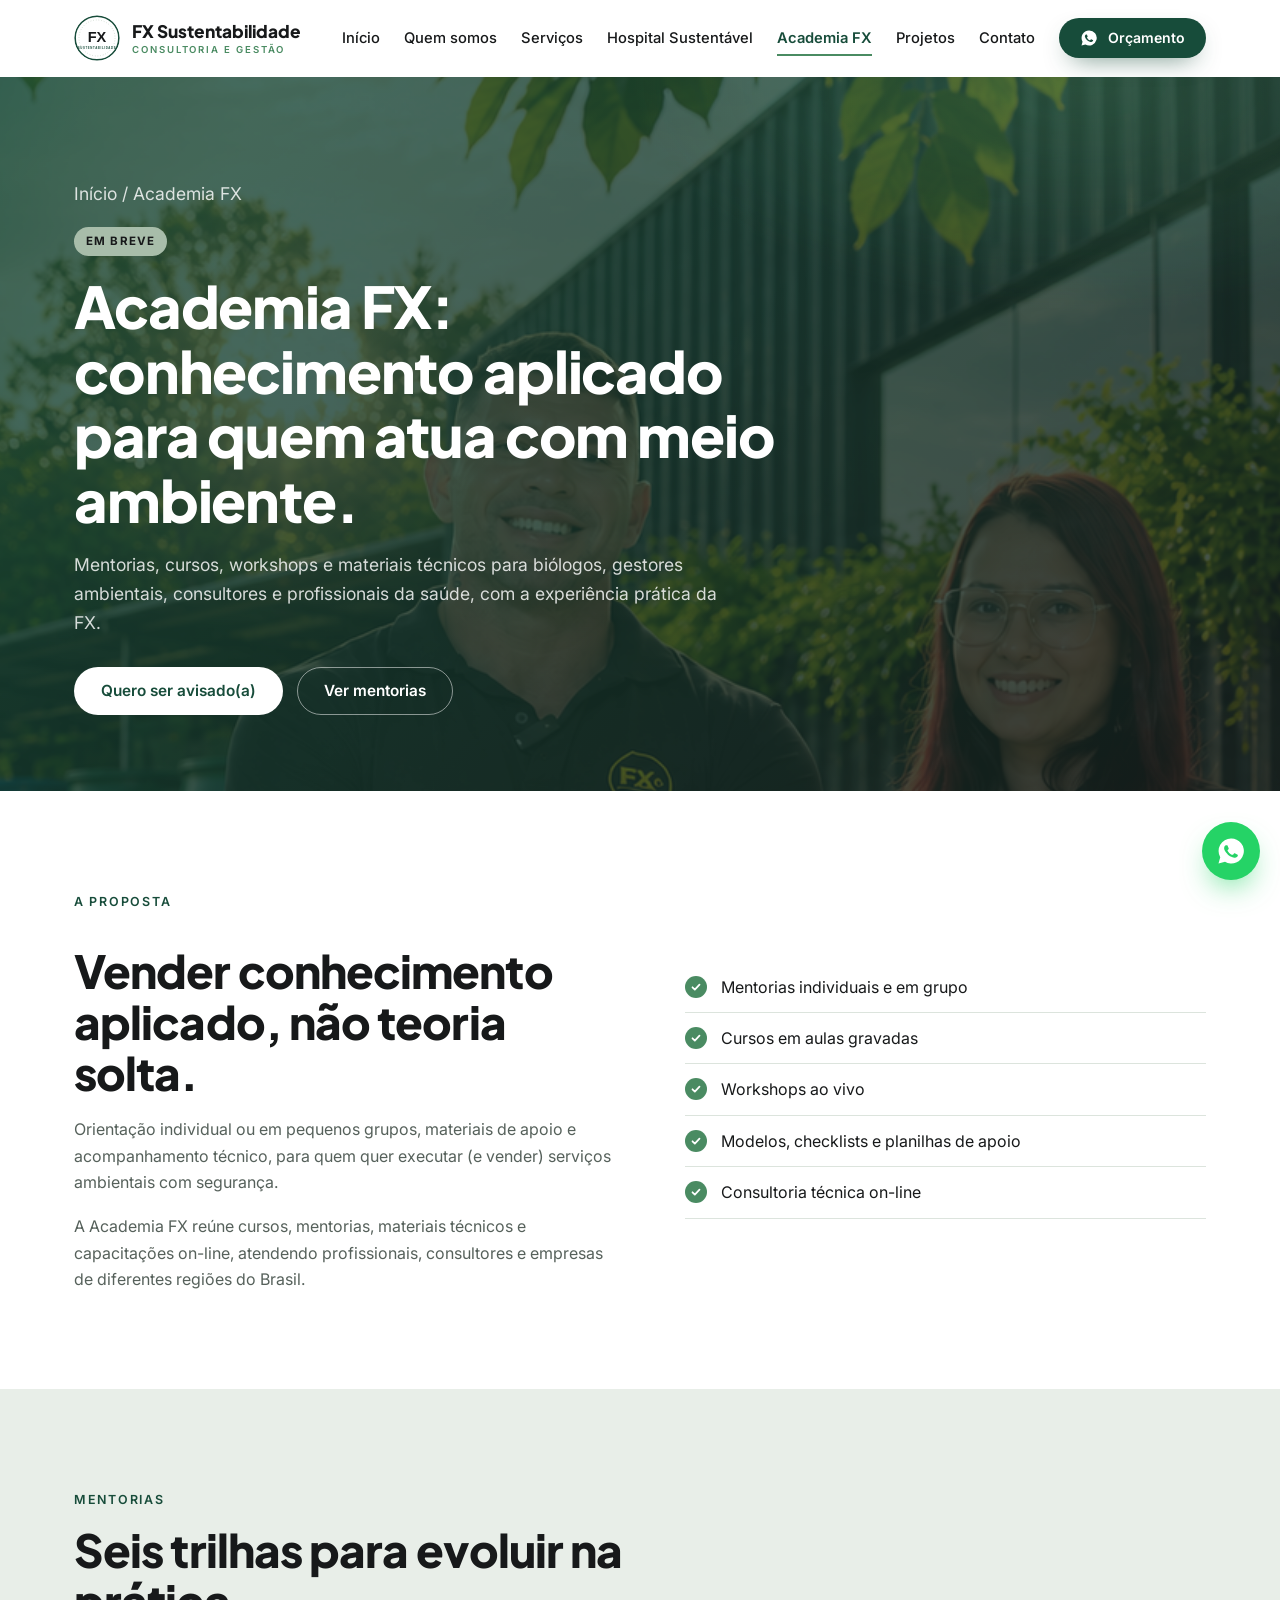
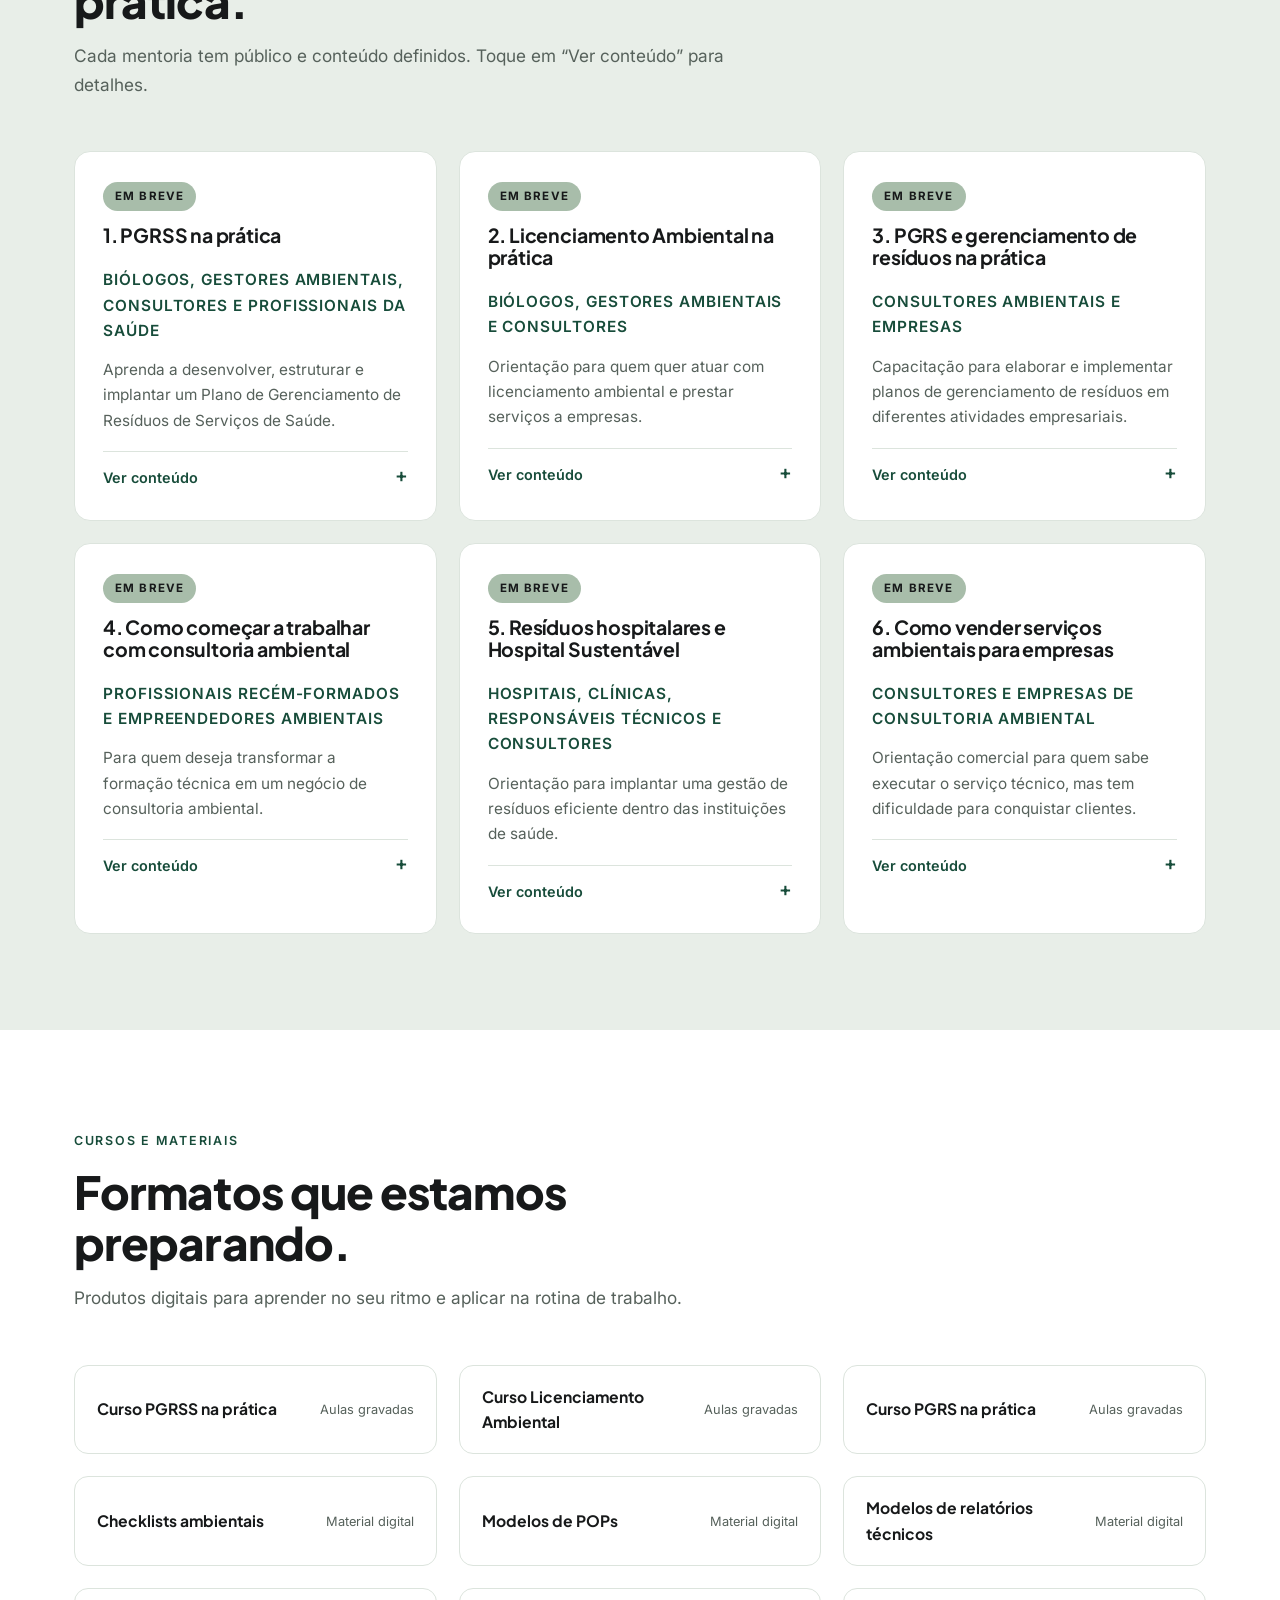
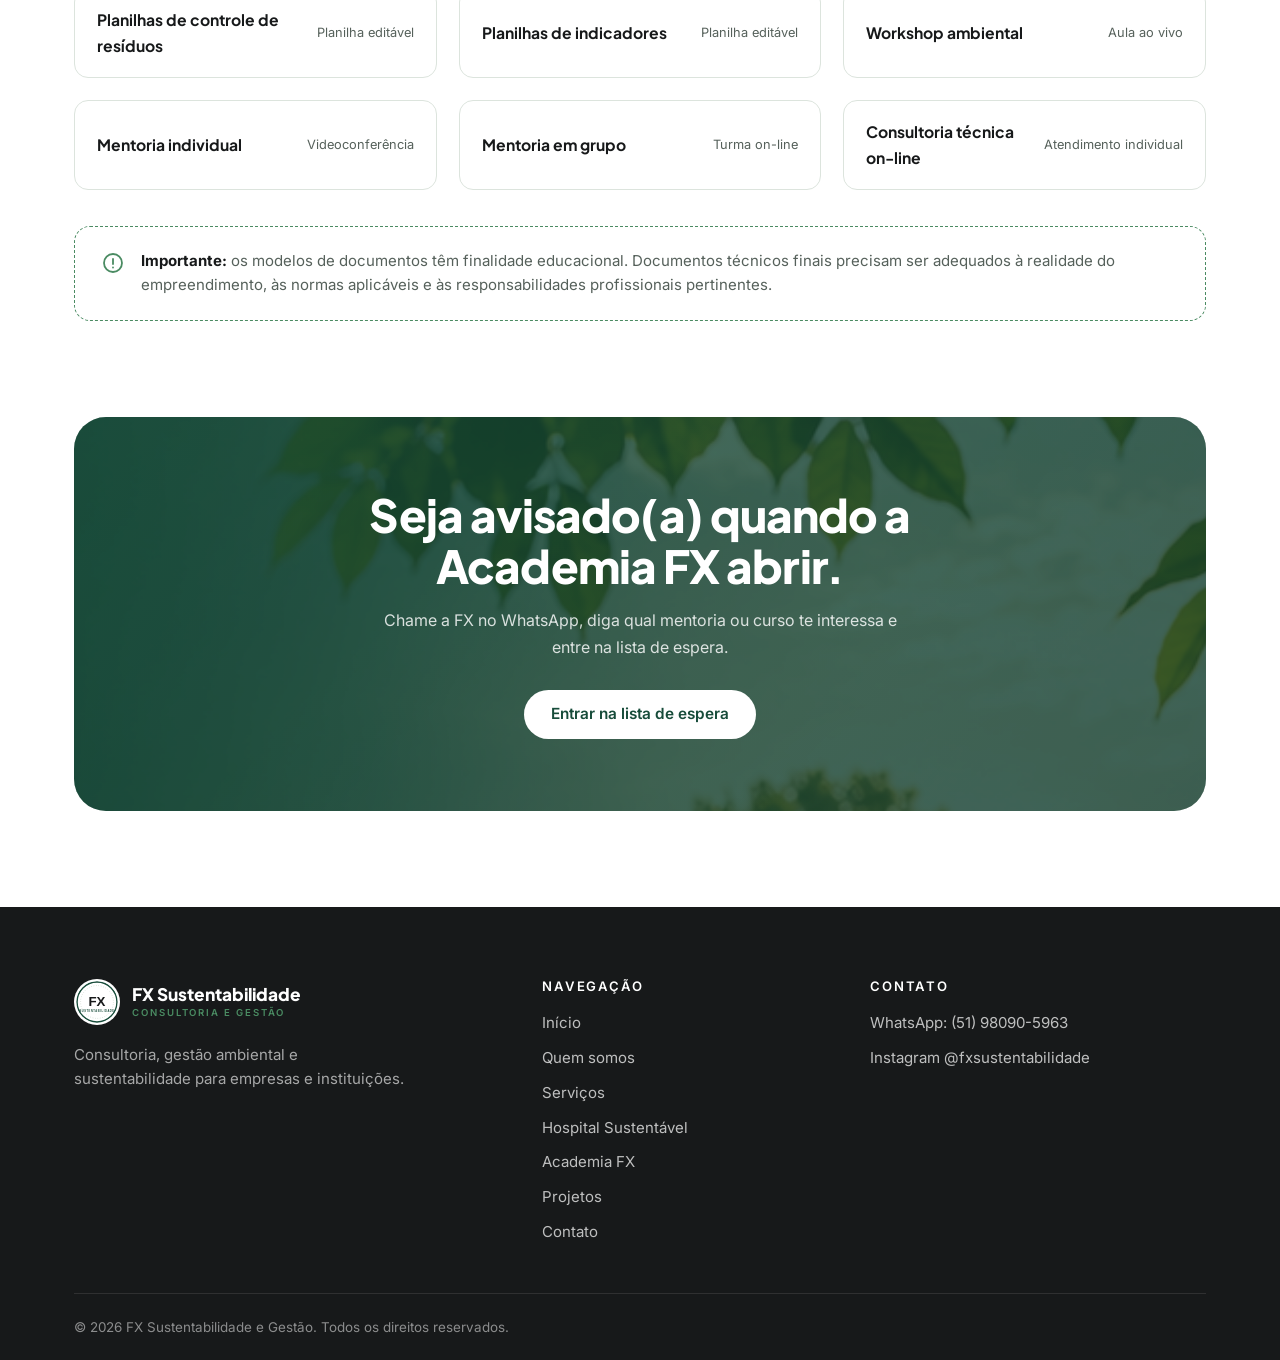
<file: academia-fx.html>
<!doctype html>
<html lang="pt-BR">
<head>
<meta charset="utf-8">
<meta name="viewport" content="width=device-width, initial-scale=1">
<title>Academia FX | Mentorias e cursos de gestão ambiental</title>
<meta name="description" content="Academia FX: mentorias, cursos, workshops e materiais técnicos para biólogos, gestores ambientais, consultores e profissionais da saúde. PGRSS, licenciamento e PGRS na prática.">
<meta name="theme-color" content="#174C3A">
<link rel="icon" href="assets/img/favicon.svg" type="image/svg+xml">
<link rel="preconnect" href="https://fonts.googleapis.com">
<link rel="preconnect" href="https://fonts.gstatic.com" crossorigin>
<link href="https://fonts.googleapis.com/css2?family=Inter:wght@400;500;600&family=Plus+Jakarta+Sans:wght@600;700;800&display=swap" rel="stylesheet">
<link rel="stylesheet" href="css/variables.css">
<link rel="stylesheet" href="css/base.css">
<link rel="stylesheet" href="css/components.css">
<link rel="stylesheet" href="css/sections.css">
<script>document.documentElement.classList.add('js')</script>
</head>
<body data-page="academia">
<a class="skip-link" href="#conteudo">Pular para o conteúdo</a>
<div id="site-header"></div>

<main id="conteudo">

  <section class="page-hero">
    <div class="container">
      <p class="breadcrumb"><a href="index.html">Início</a> / Academia FX</p>
      <span class="tag tag--soon" style="margin-bottom:18px">Em breve</span>
      <h1>Academia FX: conhecimento aplicado para quem atua com meio ambiente.</h1>
      <p>Mentorias, cursos, workshops e materiais técnicos para biólogos, gestores ambientais, consultores e profissionais da saúde, com a experiência prática da FX.</p>
      <div class="btn-row">
        <a class="btn btn--light" data-wa="academy">Quero ser avisado(a)</a>
        <a class="btn btn--ghost" href="#mentorias">Ver mentorias</a>
      </div>
    </div>
  </section>

  <section class="section">
    <div class="container split">
      <div class="stack reveal">
        <span class="eyebrow">A proposta</span>
        <h2>Vender conhecimento aplicado, não teoria solta.</h2>
        <p>Orientação individual ou em pequenos grupos, materiais de apoio e acompanhamento técnico, para quem quer executar (e vender) serviços ambientais com segurança.</p>
        <p>A Academia FX reúne cursos, mentorias, materiais técnicos e capacitações on-line, atendendo profissionais, consultores e empresas de diferentes regiões do Brasil.</p>
      </div>
      <ul class="check-list reveal">
        <li>Mentorias individuais e em grupo</li>
        <li>Cursos em aulas gravadas</li>
        <li>Workshops ao vivo</li>
        <li>Modelos, checklists e planilhas de apoio</li>
        <li>Consultoria técnica on-line</li>
      </ul>
    </div>
  </section>

  <!-- ============ MENTORIAS ============ -->
  <section class="section section--alt" id="mentorias">
    <div class="container">
      <div class="section-head reveal">
        <span class="eyebrow">Mentorias</span>
        <h2>Seis trilhas para evoluir na prática.</h2>
        <p>Cada mentoria tem público e conteúdo definidos. Toque em “Ver conteúdo” para detalhes.</p>
      </div>

      <div class="grid grid--3">

        <article class="card mentoria reveal">
          <span class="tag tag--soon" style="align-self:flex-start">Em breve</span>
          <h3 style="margin-top:14px">1. PGRSS na prática</h3>
          <p class="mentoria__audience">Biólogos, gestores ambientais, consultores e profissionais da saúde</p>
          <p>Aprenda a desenvolver, estruturar e implantar um Plano de Gerenciamento de Resíduos de Serviços de Saúde.</p>
          <details><summary>Ver conteúdo</summary>
            <ul>
              <li>Como elaborar um PGRSS do início ao fim</li>
              <li>Interpretação da RDC ANVISA nº 222/2018</li>
              <li>Classificação dos resíduos dos grupos A, B, C, D e E</li>
              <li>Diagnóstico dos setores geradores</li>
              <li>Dimensionamento e organização dos coletores</li>
              <li>Fluxos de coleta e armazenamento</li>
              <li>Elaboração de tabelas e procedimentos</li>
              <li>Como desenvolver um plano de ação</li>
              <li>Como apresentar e comercializar esse serviço para clínicas e hospitais</li>
            </ul>
          </details>
        </article>

        <article class="card mentoria reveal">
          <span class="tag tag--soon" style="align-self:flex-start">Em breve</span>
          <h3 style="margin-top:14px">2. Licenciamento Ambiental na prática</h3>
          <p class="mentoria__audience">Biólogos, gestores ambientais e consultores</p>
          <p>Orientação para quem quer atuar com licenciamento ambiental e prestar serviços a empresas.</p>
          <details><summary>Ver conteúdo</summary>
            <ul>
              <li>Como identificar atividades sujeitas ao licenciamento</li>
              <li>Como interpretar as exigências ambientais</li>
              <li>Diferenças entre LP, LI e LO</li>
              <li>Documentação necessária</li>
              <li>Como organizar um processo de licenciamento</li>
              <li>Como elaborar relatórios e documentos técnicos</li>
              <li>Como acompanhar condicionantes</li>
              <li>Como responder a solicitações de complementação</li>
              <li>Como estruturar propostas comerciais para clientes</li>
            </ul>
          </details>
        </article>

        <article class="card mentoria reveal">
          <span class="tag tag--soon" style="align-self:flex-start">Em breve</span>
          <h3 style="margin-top:14px">3. PGRS e gerenciamento de resíduos na prática</h3>
          <p class="mentoria__audience">Consultores ambientais e empresas</p>
          <p>Capacitação para elaborar e implementar planos de gerenciamento de resíduos em diferentes atividades empresariais.</p>
          <details><summary>Ver conteúdo</summary>
            <ul>
              <li>Diagnóstico da geração de resíduos</li>
              <li>Identificação e classificação</li>
              <li>Elaboração do PGRS</li>
              <li>Organização das áreas de armazenamento</li>
              <li>Segregação, acondicionamento e identificação</li>
              <li>Transporte e destinação final</li>
              <li>Controle de MTR e documentação</li>
              <li>Indicadores de geração e reciclagem</li>
              <li>Como realizar visitas técnicas e auditorias</li>
            </ul>
          </details>
        </article>

        <article class="card mentoria reveal">
          <span class="tag tag--soon" style="align-self:flex-start">Em breve</span>
          <h3 style="margin-top:14px">4. Como começar a trabalhar com consultoria ambiental</h3>
          <p class="mentoria__audience">Profissionais recém-formados e empreendedores ambientais</p>
          <p>Para quem deseja transformar a formação técnica em um negócio de consultoria ambiental.</p>
          <details><summary>Ver conteúdo</summary>
            <ul>
              <li>Como iniciar uma consultoria ambiental</li>
              <li>Como identificar serviços que pode oferecer</li>
              <li>Como encontrar potenciais clientes</li>
              <li>Como apresentar os serviços</li>
              <li>Como elaborar propostas comerciais</li>
              <li>Como precificar serviços ambientais</li>
              <li>Como organizar contratos e entregáveis</li>
              <li>Como construir uma carteira de clientes</li>
              <li>Como organizar a rotina de atendimento</li>
              <li>Como posicionar sua empresa no Instagram e no mercado</li>
            </ul>
          </details>
        </article>

        <article class="card mentoria reveal">
          <span class="tag tag--soon" style="align-self:flex-start">Em breve</span>
          <h3 style="margin-top:14px">5. Resíduos hospitalares e Hospital Sustentável</h3>
          <p class="mentoria__audience">Hospitais, clínicas, responsáveis técnicos e consultores</p>
          <p>Orientação para implantar uma gestão de resíduos eficiente dentro das instituições de saúde.</p>
          <details><summary>Ver conteúdo</summary>
            <ul>
              <li>Organização da gestão por setores</li>
              <li>Estruturação da CGRSS</li>
              <li>Implantação de pré-triagem</li>
              <li>Desenvolvimento de auditorias</li>
              <li>Elaboração de indicadores</li>
              <li>Treinamentos e capacitação de equipes</li>
              <li>Organização de campanhas educativas</li>
              <li>Redução de erros de segregação</li>
              <li>Planejamento de gincanas ambientais</li>
              <li>Monitoramento de resultados</li>
            </ul>
          </details>
        </article>

        <article class="card mentoria reveal">
          <span class="tag tag--soon" style="align-self:flex-start">Em breve</span>
          <h3 style="margin-top:14px">6. Como vender serviços ambientais para empresas</h3>
          <p class="mentoria__audience">Consultores e empresas de consultoria ambiental</p>
          <p>Orientação comercial para quem sabe executar o serviço técnico, mas tem dificuldade para conquistar clientes.</p>
          <details><summary>Ver conteúdo</summary>
            <ul>
              <li>Identificação de empresas potenciais</li>
              <li>Prospecção comercial</li>
              <li>Como abordar empresas</li>
              <li>Como apresentar soluções ambientais</li>
              <li>Como elaborar propostas comerciais</li>
              <li>Como definir valores e contratos mensais</li>
              <li>Como vender acompanhamento ambiental recorrente</li>
              <li>Como fidelizar clientes</li>
              <li>Como criar serviços complementares</li>
            </ul>
          </details>
        </article>

      </div>
    </div>
  </section>

  <!-- ============ PRODUTOS DIGITAIS ============ -->
  <section class="section" id="produtos">
    <div class="container">
      <div class="section-head reveal">
        <span class="eyebrow">Cursos e materiais</span>
        <h2>Formatos que estamos preparando.</h2>
        <p>Produtos digitais para aprender no seu ritmo e aplicar na rotina de trabalho.</p>
      </div>
      <div class="grid grid--3">
        <div class="product reveal"><strong>Curso PGRSS na prática</strong><span>Aulas gravadas</span></div>
        <div class="product reveal"><strong>Curso Licenciamento Ambiental</strong><span>Aulas gravadas</span></div>
        <div class="product reveal"><strong>Curso PGRS na prática</strong><span>Aulas gravadas</span></div>
        <div class="product reveal"><strong>Checklists ambientais</strong><span>Material digital</span></div>
        <div class="product reveal"><strong>Modelos de POPs</strong><span>Material digital</span></div>
        <div class="product reveal"><strong>Modelos de relatórios técnicos</strong><span>Material digital</span></div>
        <div class="product reveal"><strong>Planilhas de controle de resíduos</strong><span>Planilha editável</span></div>
        <div class="product reveal"><strong>Planilhas de indicadores</strong><span>Planilha editável</span></div>
        <div class="product reveal"><strong>Workshop ambiental</strong><span>Aula ao vivo</span></div>
        <div class="product reveal"><strong>Mentoria individual</strong><span>Videoconferência</span></div>
        <div class="product reveal"><strong>Mentoria em grupo</strong><span>Turma on-line</span></div>
        <div class="product reveal"><strong>Consultoria técnica on-line</strong><span>Atendimento individual</span></div>
      </div>

      <div class="notice reveal" style="margin-top:36px">
        <svg viewBox="0 0 24 24" fill="none" stroke="currentColor" stroke-width="1.8" stroke-linecap="round" stroke-linejoin="round"><circle cx="12" cy="12" r="9"/><path d="M12 8v5M12 16.5h.01"/></svg>
        <p><strong style="color:var(--c-grafite)">Importante:</strong> os modelos de documentos têm finalidade educacional. Documentos técnicos finais precisam ser adequados à realidade do empreendimento, às normas aplicáveis e às responsabilidades profissionais pertinentes.</p>
      </div>
    </div>
  </section>

  <section class="section" style="padding-top:0">
    <div class="container">
      <div class="cta-band reveal">
        <h2>Seja avisado(a) quando a Academia FX abrir.</h2>
        <p>Chame a FX no WhatsApp, diga qual mentoria ou curso te interessa e entre na lista de espera.</p>
        <div class="btn-row">
          <a class="btn btn--light" data-wa="academy">Entrar na lista de espera</a>
        </div>
      </div>
    </div>
  </section>

</main>

<div id="site-footer"></div>
<script src="js/config.js"></script>
<script src="js/main.js"></script>
</body>
</html>
</file>
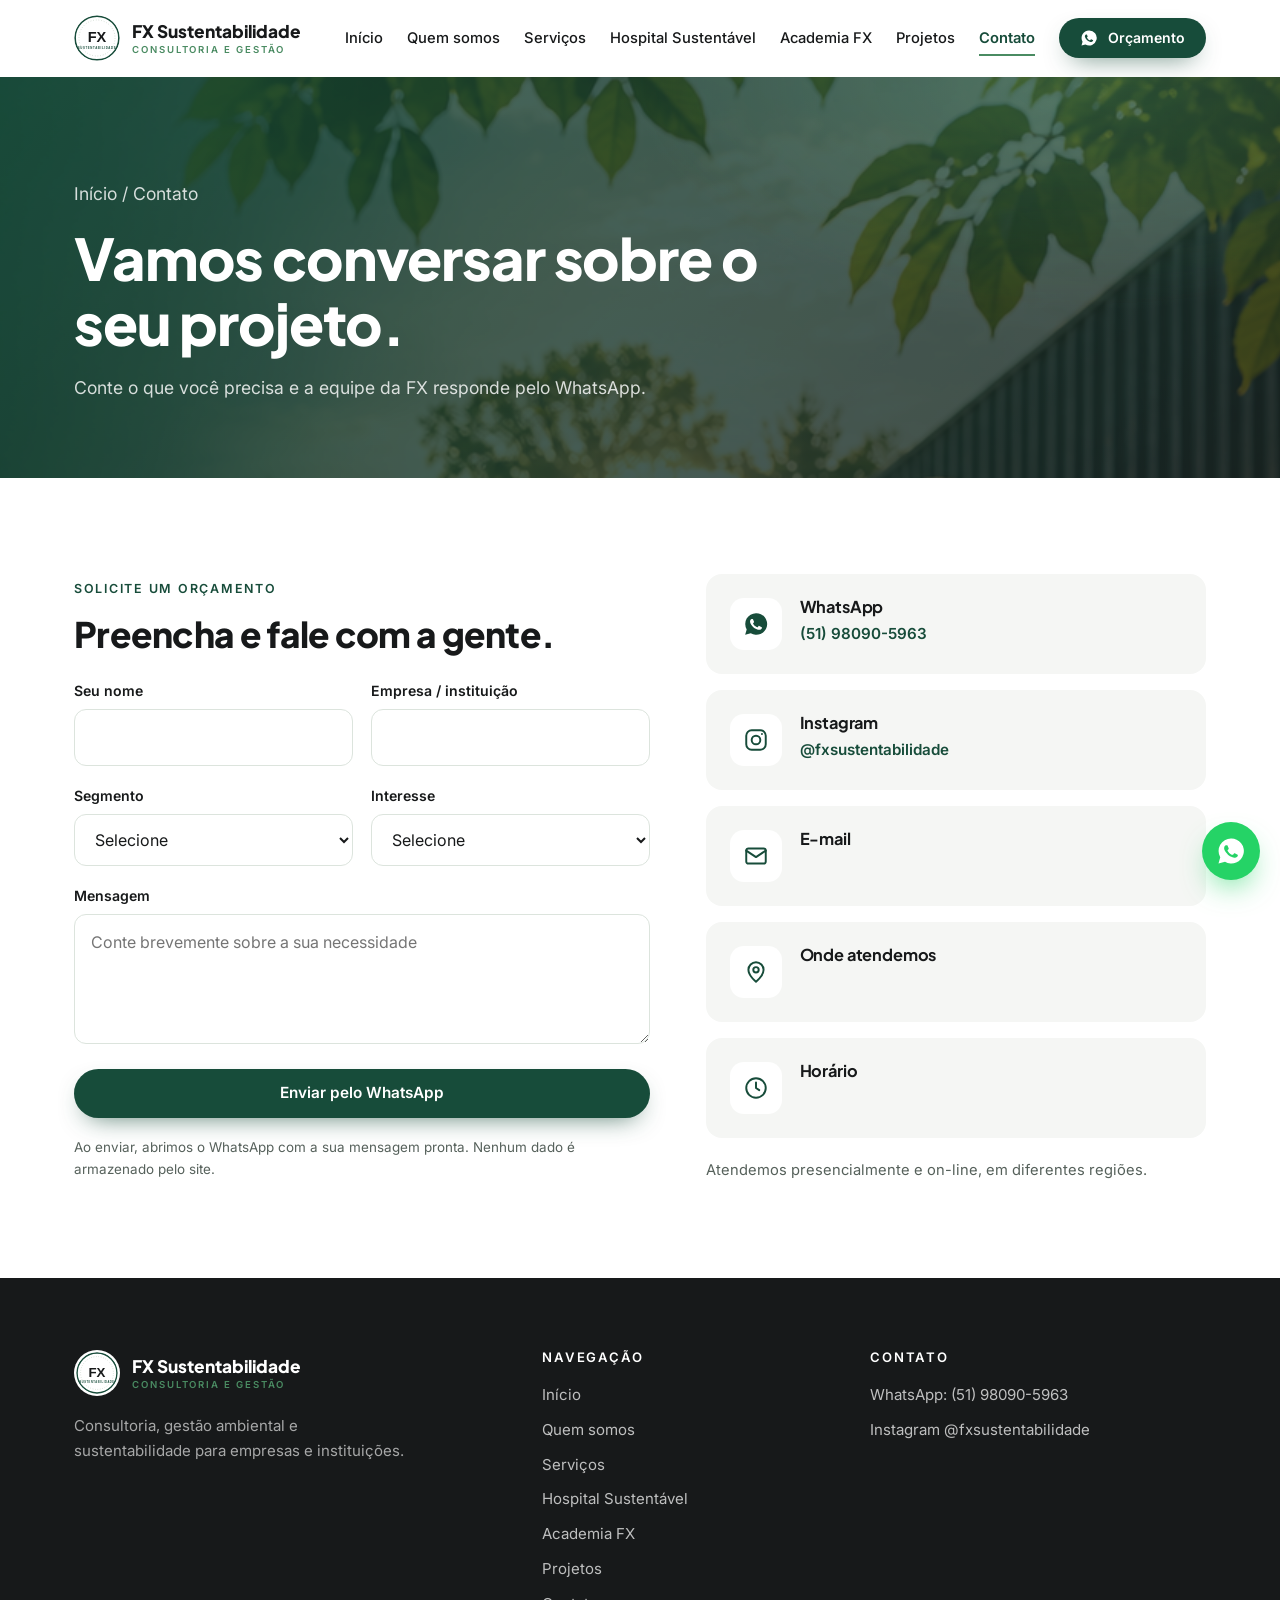
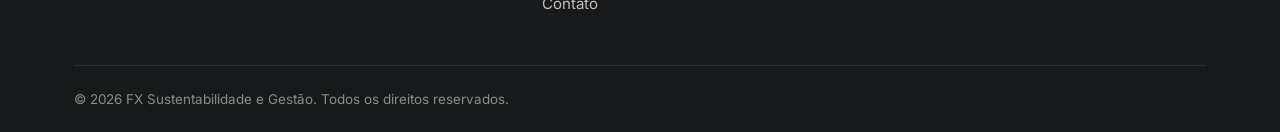
<file: contato.html>
<!doctype html>
<html lang="pt-BR">
<head>
<meta charset="utf-8">
<meta name="viewport" content="width=device-width, initial-scale=1">
<title>Contato | FX Sustentabilidade</title>
<meta name="description" content="Fale com a FX Sustentabilidade pelo WhatsApp e solicite um orçamento de licenciamento, gestão de resíduos, treinamentos e projetos ambientais.">
<meta name="theme-color" content="#174C3A">
<link rel="icon" href="assets/img/favicon.svg" type="image/svg+xml">
<link rel="preconnect" href="https://fonts.googleapis.com">
<link rel="preconnect" href="https://fonts.gstatic.com" crossorigin>
<link href="https://fonts.googleapis.com/css2?family=Inter:wght@400;500;600&family=Plus+Jakarta+Sans:wght@600;700;800&display=swap" rel="stylesheet">
<link rel="stylesheet" href="css/variables.css">
<link rel="stylesheet" href="css/base.css">
<link rel="stylesheet" href="css/components.css">
<link rel="stylesheet" href="css/sections.css">
<script>document.documentElement.classList.add('js')</script>
</head>
<body data-page="contato">
<a class="skip-link" href="#conteudo">Pular para o conteúdo</a>
<div id="site-header"></div>

<main id="conteudo">

  <section class="page-hero">
    <div class="container">
      <p class="breadcrumb"><a href="index.html">Início</a> / Contato</p>
      <h1>Vamos conversar sobre o seu projeto.</h1>
      <p>Conte o que você precisa e a equipe da FX responde pelo WhatsApp.</p>
    </div>
  </section>

  <section class="section">
    <div class="container contact-grid">

      <!-- Formulário: ao enviar, abre o WhatsApp com a mensagem pronta (sem backend) -->
      <div class="reveal">
        <span class="eyebrow">Solicite um orçamento</span>
        <h2 style="font-size:clamp(1.6rem,3vw,2.2rem);margin-bottom:26px">Preencha e fale com a gente.</h2>
        <form class="form" id="contactForm">
          <div class="form__row">
            <div class="field">
              <label for="nome">Seu nome</label>
              <input id="nome" name="nome" type="text" autocomplete="name" required>
            </div>
            <div class="field">
              <label for="empresa">Empresa / instituição</label>
              <input id="empresa" name="empresa" type="text" autocomplete="organization">
            </div>
          </div>
          <div class="form__row">
            <div class="field">
              <label for="segmento">Segmento</label>
              <select id="segmento" name="segmento">
                <option value="">Selecione</option>
                <option>Hospital ou instituição de saúde</option>
                <option>Clínica ou consultório</option>
                <option>Indústria</option>
                <option>Lavanderia</option>
                <option>Construção civil</option>
                <option>Cooperativa ou recicladora</option>
                <option>Escola ou instituição de ensino</option>
                <option>Órgão público ou município</option>
                <option>Profissional / consultor ambiental</option>
                <option>Outro</option>
              </select>
            </div>
            <div class="field">
              <label for="interesse">Interesse</label>
              <select id="interesse" name="interesse">
                <option value="">Selecione</option>
                <option>Licenciamento ambiental</option>
                <option>PGRS (resíduos sólidos)</option>
                <option>PGRSS (resíduos de saúde)</option>
                <option>Hospital Sustentável</option>
                <option>Efluentes e controle ambiental</option>
                <option>Auditorias e monitoramento</option>
                <option>Alvará sanitário</option>
                <option>Treinamentos e educação ambiental</option>
                <option>Academia FX (mentorias e cursos)</option>
                <option>Outro assunto</option>
              </select>
            </div>
          </div>
          <div class="field">
            <label for="mensagem">Mensagem</label>
            <textarea id="mensagem" name="mensagem" placeholder="Conte brevemente sobre a sua necessidade"></textarea>
          </div>
          <button class="btn btn--primary" type="submit">Enviar pelo WhatsApp</button>
          <p class="form__note">Ao enviar, abrimos o WhatsApp com a sua mensagem pronta. Nenhum dado é armazenado pelo site.</p>
        </form>
      </div>

      <!-- Dados vindos de js/config.js -->
      <aside class="reveal" aria-label="Informações de contato">
        <div class="contact-card">
          <div class="icon-box"><svg viewBox="0 0 24 24" fill="currentColor" aria-hidden="true"><path d="M12 2a10 10 0 0 0-8.6 15L2 22l5.2-1.4A10 10 0 1 0 12 2zm5.2 14.1c-.2.6-1.3 1.2-1.8 1.2-.5.1-1 .2-3.2-.7-2.7-1.1-4.4-3.8-4.6-4-.1-.2-1.1-1.5-1.1-2.8s.7-2 1-2.2c.2-.3.5-.3.7-.3h.5c.2 0 .4 0 .6.5l.8 2c.1.2.1.3 0 .5l-.3.5-.4.4c-.1.2-.3.3-.1.6.2.3.7 1.2 1.5 1.9 1 .9 1.9 1.2 2.2 1.3.3.1.4.1.6-.1l.8-1c.2-.3.4-.2.6-.1l1.9.9c.3.1.4.2.5.3.1.2.1.7-.1 1.4z"/></svg></div>
          <div><h3>WhatsApp</h3><a data-wa="default"><span data-cfg="contact.whatsappDisplay">WhatsApp</span></a></div>
        </div>
        <div class="contact-card">
          <div class="icon-box"><svg viewBox="0 0 24 24" fill="none" stroke="currentColor" stroke-width="1.8" stroke-linecap="round" stroke-linejoin="round" aria-hidden="true"><rect x="3" y="3" width="18" height="18" rx="5"/><circle cx="12" cy="12" r="4"/><path d="M17.5 6.5h.01"/></svg></div>
          <div><h3>Instagram</h3><a data-ig>@<span data-cfg="contact.instagram">fxsustentabilidade</span></a></div>
        </div>
        <div class="contact-card" data-show-if="contact.email">
          <div class="icon-box"><svg viewBox="0 0 24 24" fill="none" stroke="currentColor" stroke-width="1.8" stroke-linecap="round" stroke-linejoin="round" aria-hidden="true"><rect x="3" y="5" width="18" height="14" rx="2"/><path d="m3 7 9 6 9-6"/></svg></div>
          <div><h3>E-mail</h3><a data-cfg-href="contact.email" data-href-prefix="mailto:"><span data-cfg="contact.email"></span></a></div>
        </div>
        <div class="contact-card" data-show-if="contact.city">
          <div class="icon-box"><svg viewBox="0 0 24 24" fill="none" stroke="currentColor" stroke-width="1.8" stroke-linecap="round" stroke-linejoin="round" aria-hidden="true"><path d="M12 21s7-5.6 7-11a7 7 0 0 0-14 0c0 5.4 7 11 7 11z"/><circle cx="12" cy="10" r="2.5"/></svg></div>
          <div><h3>Onde atendemos</h3><p><span data-cfg="contact.city"></span></p></div>
        </div>
        <div class="contact-card" data-show-if="contact.hours">
          <div class="icon-box"><svg viewBox="0 0 24 24" fill="none" stroke="currentColor" stroke-width="1.8" stroke-linecap="round" stroke-linejoin="round" aria-hidden="true"><circle cx="12" cy="12" r="9"/><path d="M12 7v5l3 2"/></svg></div>
          <div><h3>Horário</h3><p><span data-cfg="contact.hours"></span></p></div>
        </div>
        <p style="margin-top:20px;font-size:.92rem">Atendemos presencialmente e on-line, em diferentes regiões.</p>
      </aside>

    </div>
  </section>

</main>

<div id="site-footer"></div>
<script src="js/config.js"></script>
<script src="js/main.js"></script>
</body>
</html>
</file>
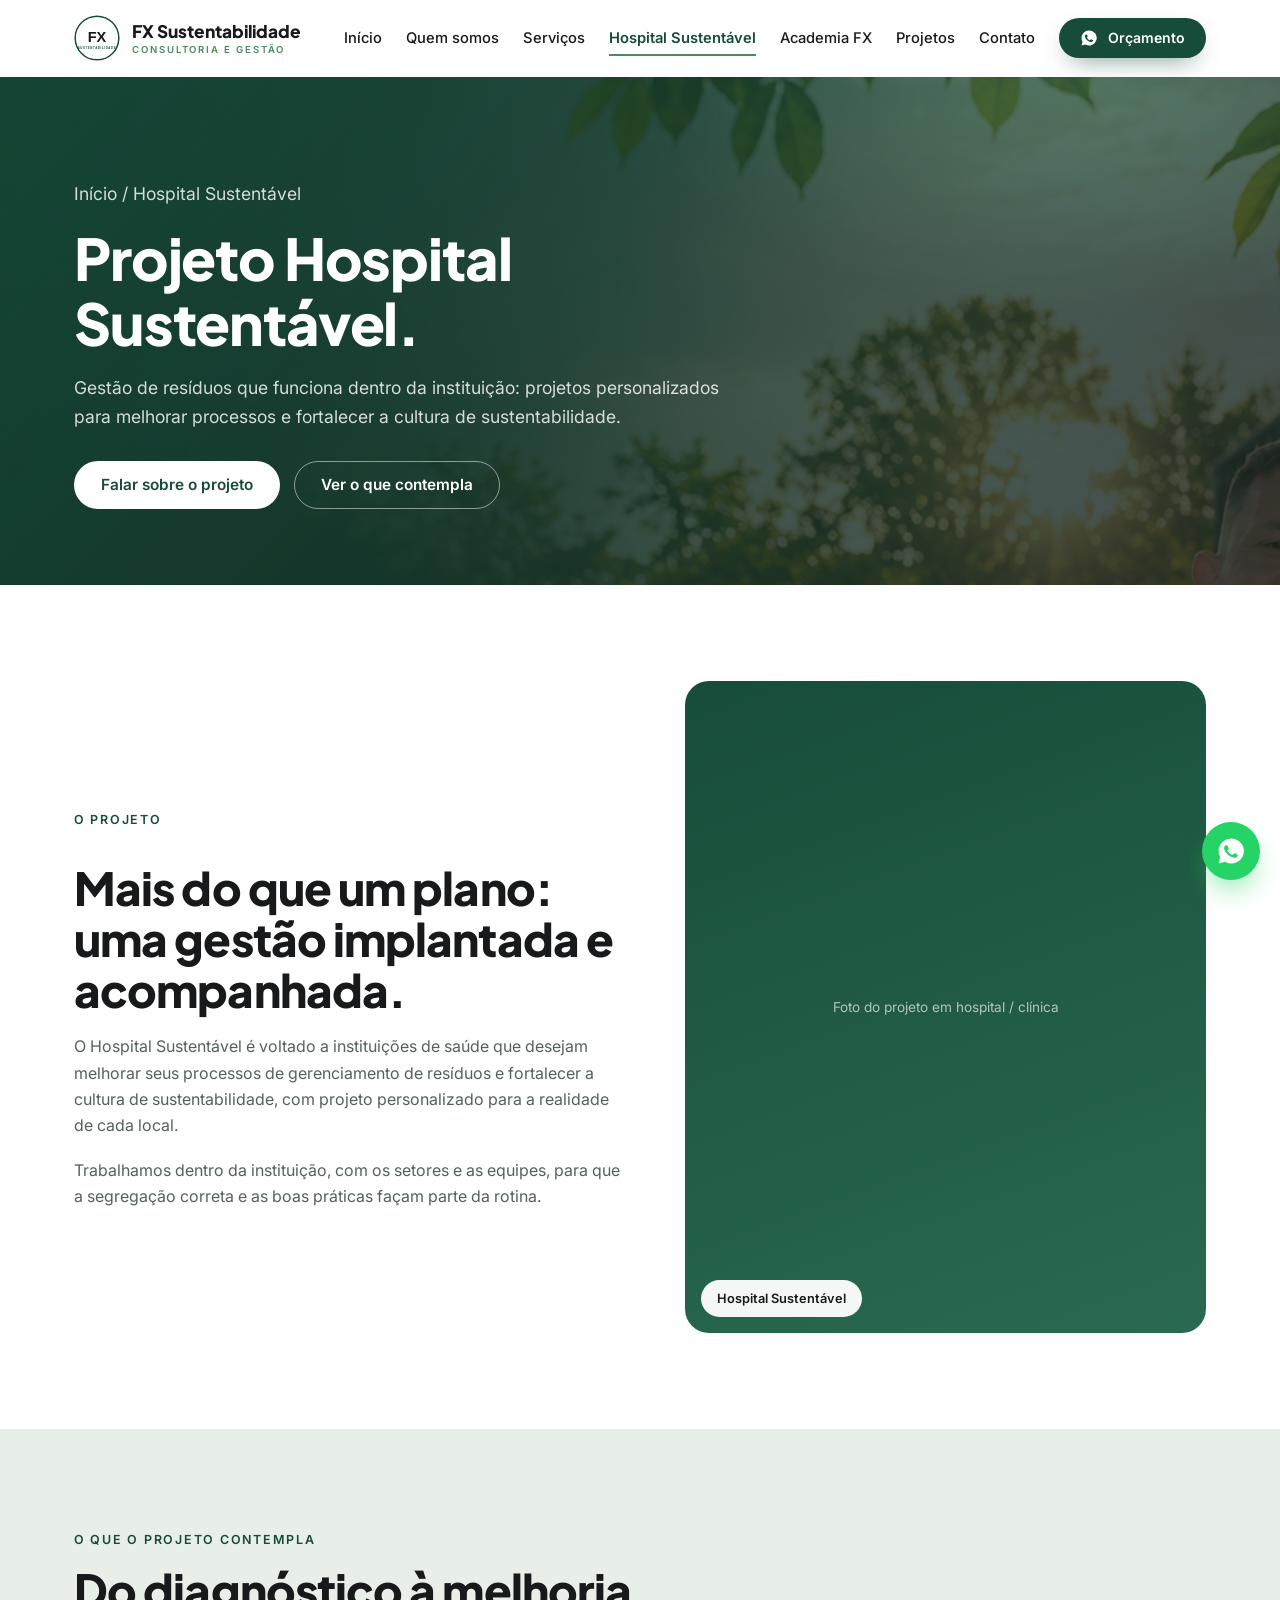
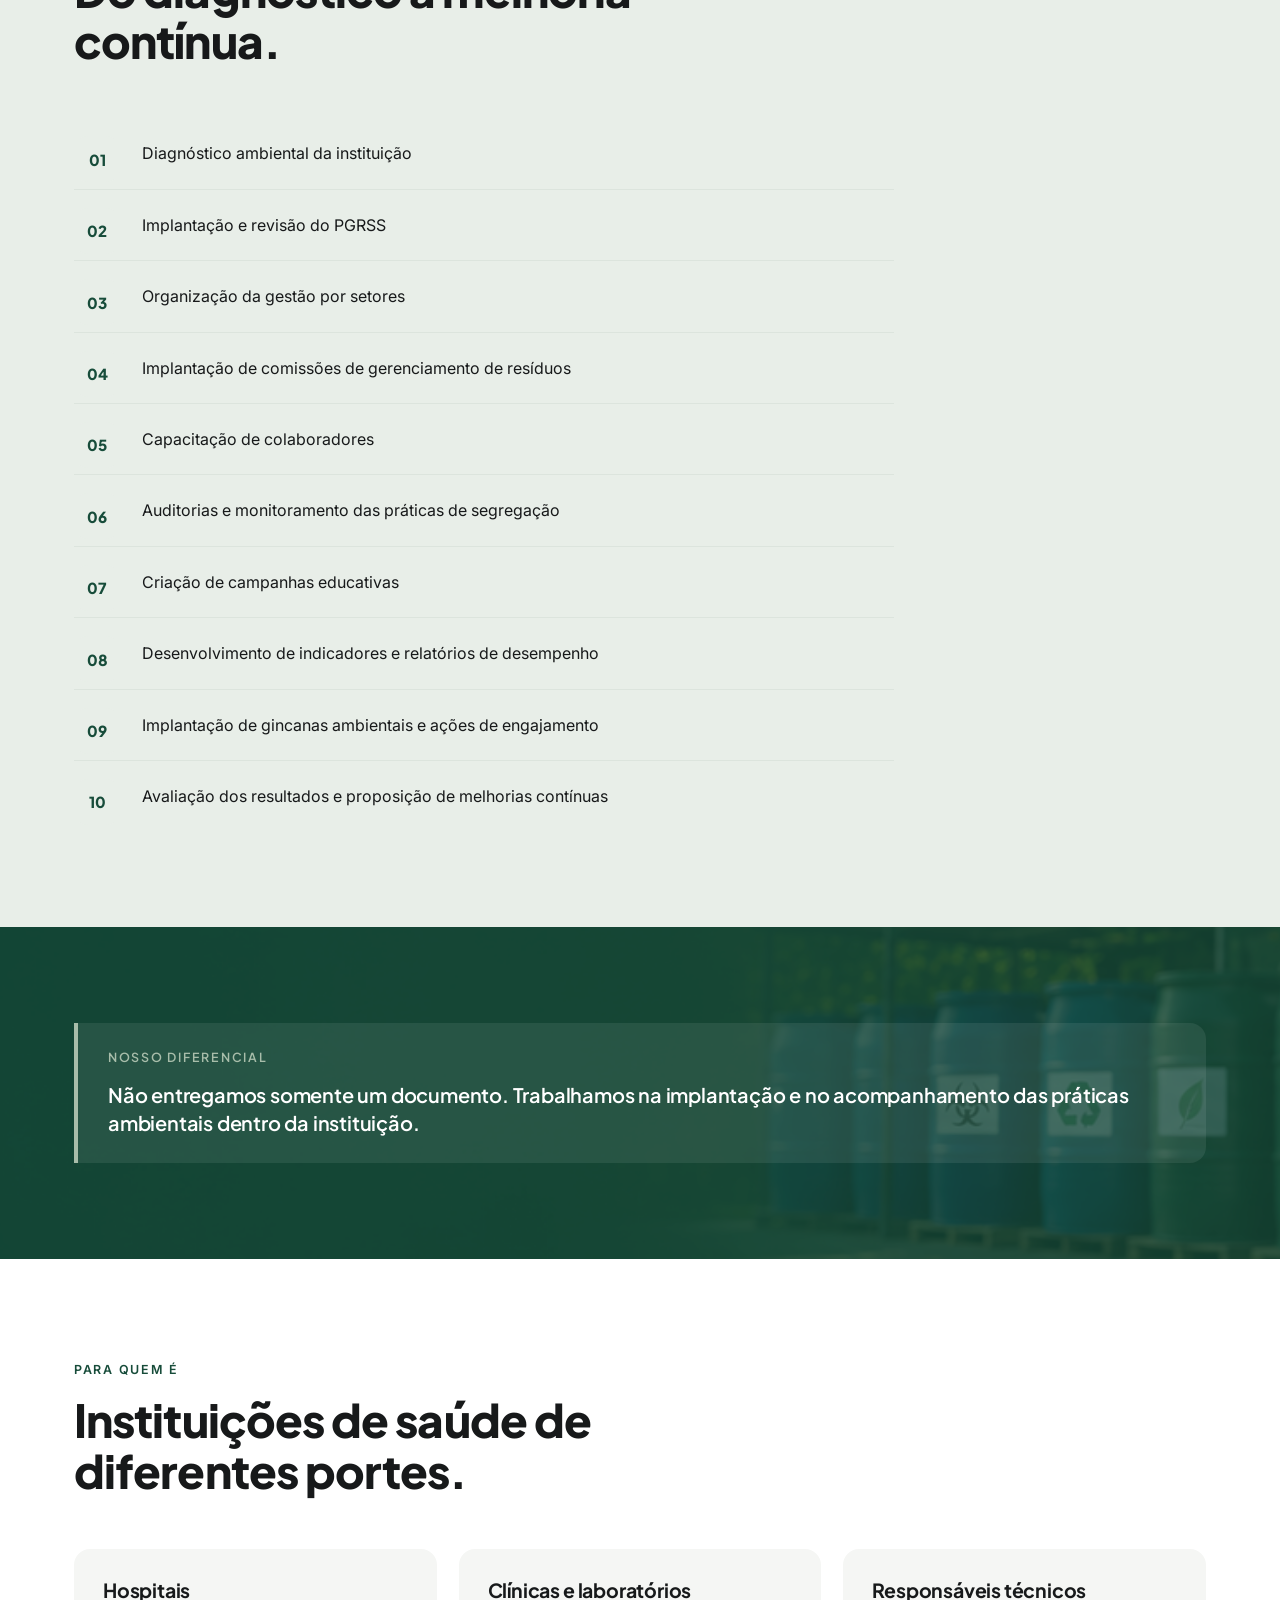
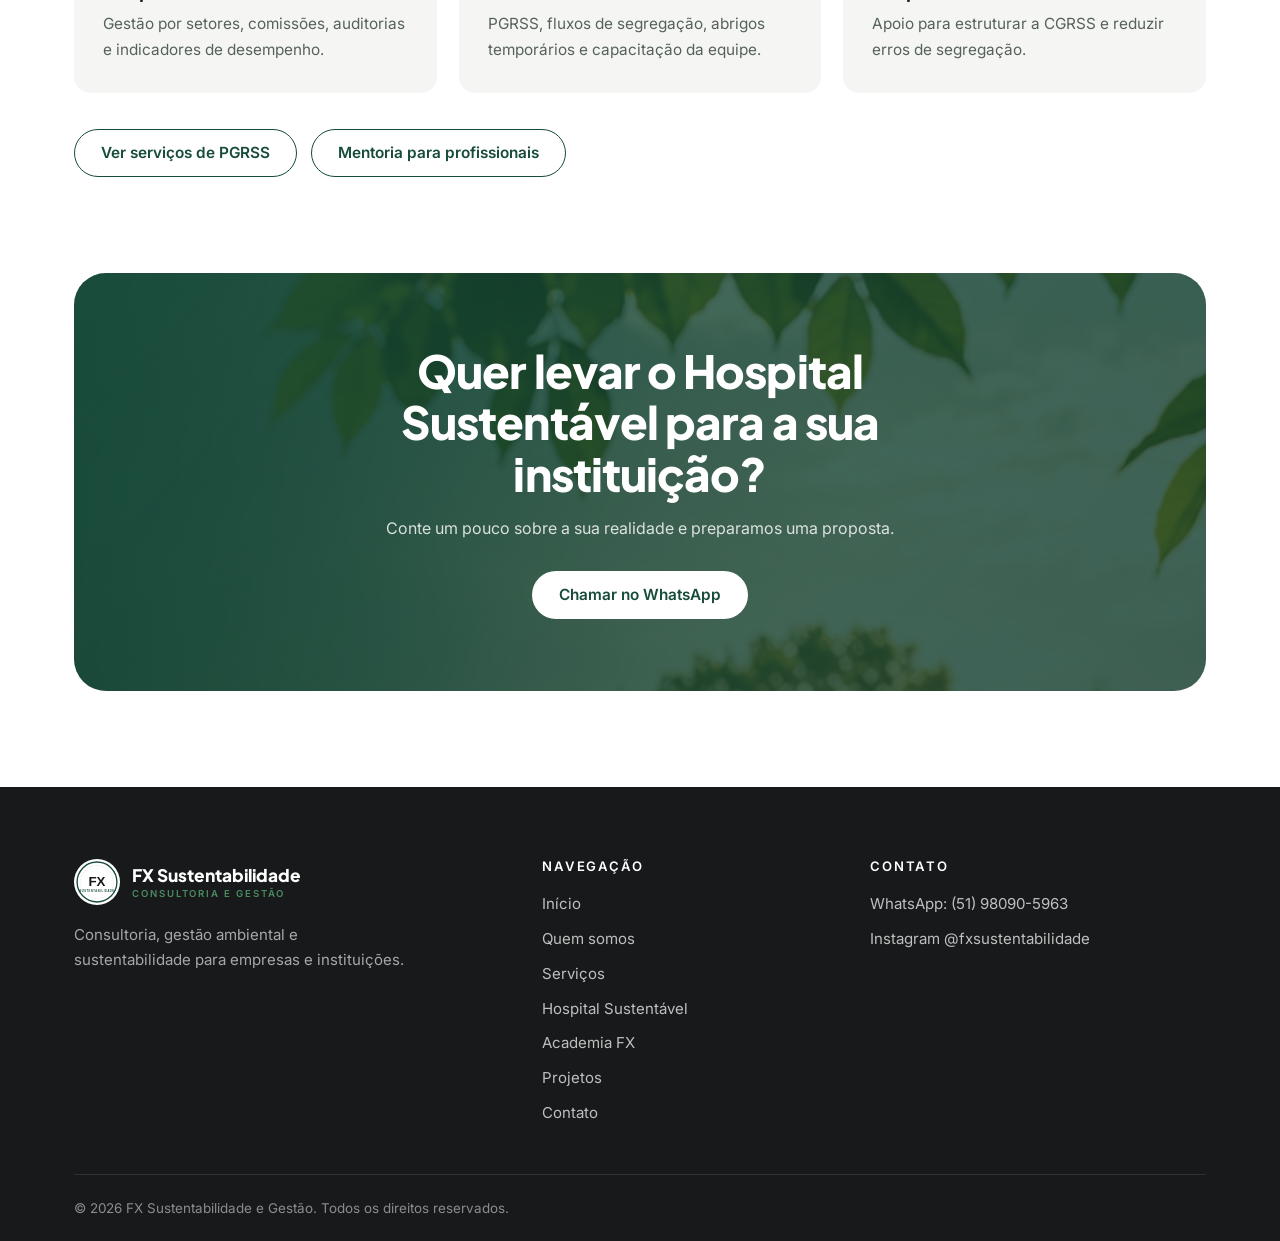
<file: hospital-sustentavel.html>
<!doctype html>
<html lang="pt-BR">
<head>
<meta charset="utf-8">
<meta name="viewport" content="width=device-width, initial-scale=1">
<title>Hospital Sustentável | FX Sustentabilidade</title>
<meta name="description" content="Projeto Hospital Sustentável: diagnóstico, PGRSS, comissões, capacitação, auditorias, campanhas e indicadores para instituições de saúde.">
<meta name="theme-color" content="#174C3A">
<link rel="icon" href="assets/img/favicon.svg" type="image/svg+xml">
<link rel="preconnect" href="https://fonts.googleapis.com">
<link rel="preconnect" href="https://fonts.gstatic.com" crossorigin>
<link href="https://fonts.googleapis.com/css2?family=Inter:wght@400;500;600&family=Plus+Jakarta+Sans:wght@600;700;800&display=swap" rel="stylesheet">
<link rel="stylesheet" href="css/variables.css">
<link rel="stylesheet" href="css/base.css">
<link rel="stylesheet" href="css/components.css">
<link rel="stylesheet" href="css/sections.css">
<script>document.documentElement.classList.add('js')</script>
</head>
<body data-page="hospital">
<a class="skip-link" href="#conteudo">Pular para o conteúdo</a>
<div id="site-header"></div>

<main id="conteudo">

  <section class="page-hero">
    <div class="container">
      <p class="breadcrumb"><a href="index.html">Início</a> / Hospital Sustentável</p>
      <h1>Projeto Hospital Sustentável.</h1>
      <p>Gestão de resíduos que funciona dentro da instituição: projetos personalizados para melhorar processos e fortalecer a cultura de sustentabilidade.</p>
      <div class="btn-row">
        <a class="btn btn--light" data-wa="hospital">Falar sobre o projeto</a>
        <a class="btn btn--ghost" href="#etapas">Ver o que contempla</a>
      </div>
    </div>
  </section>

  <section class="section">
    <div class="container split">
      <div class="stack reveal">
        <span class="eyebrow">O projeto</span>
        <h2>Mais do que um plano: uma gestão implantada e acompanhada.</h2>
        <p>O Hospital Sustentável é voltado a instituições de saúde que desejam melhorar seus processos de gerenciamento de resíduos e fortalecer a cultura de sustentabilidade, com projeto personalizado para a realidade de cada local.</p>
        <p>Trabalhamos dentro da instituição, com os setores e as equipes, para que a segregação correta e as boas práticas façam parte da rotina.</p>
      </div>
      <!-- FOTO: troque por <img src="assets/img/projetos/hospital-sustentavel.jpg" alt="Projeto Hospital Sustentável"> -->
      <div class="media reveal">
        <span>Foto do projeto em hospital / clínica</span>
        <span class="media__tag">Hospital Sustentável</span>
      </div>
    </div>
  </section>

  <section class="section section--alt" id="etapas">
    <div class="container">
      <div class="section-head reveal">
        <span class="eyebrow">O que o projeto contempla</span>
        <h2>Do diagnóstico à melhoria contínua.</h2>
      </div>
      <ol class="steps reveal" style="max-width:820px">
        <li>Diagnóstico ambiental da instituição</li>
        <li>Implantação e revisão do PGRSS</li>
        <li>Organização da gestão por setores</li>
        <li>Implantação de comissões de gerenciamento de resíduos</li>
        <li>Capacitação de colaboradores</li>
        <li>Auditorias e monitoramento das práticas de segregação</li>
        <li>Criação de campanhas educativas</li>
        <li>Desenvolvimento de indicadores e relatórios de desempenho</li>
        <li>Implantação de gincanas ambientais e ações de engajamento</li>
        <li>Avaliação dos resultados e proposição de melhorias contínuas</li>
      </ol>
    </div>
  </section>

  <section class="section section--forest">
    <div class="container">
      <div class="quote reveal">
        <span class="eyebrow" style="display:block">Nosso diferencial</span>
        Não entregamos somente um documento. Trabalhamos na implantação e no acompanhamento das práticas ambientais dentro da instituição.
      </div>
    </div>
  </section>

  <section class="section">
    <div class="container">
      <div class="section-head reveal">
        <span class="eyebrow">Para quem é</span>
        <h2>Instituições de saúde de diferentes portes.</h2>
      </div>
      <div class="grid grid--3">
        <div class="card card--soft reveal"><h3>Hospitais</h3><p>Gestão por setores, comissões, auditorias e indicadores de desempenho.</p></div>
        <div class="card card--soft reveal"><h3>Clínicas e laboratórios</h3><p>PGRSS, fluxos de segregação, abrigos temporários e capacitação da equipe.</p></div>
        <div class="card card--soft reveal"><h3>Responsáveis técnicos</h3><p>Apoio para estruturar a CGRSS e reduzir erros de segregação.</p></div>
      </div>
      <div class="btn-row" style="margin-top:36px">
        <a class="btn btn--outline" href="servicos.html#pgrss">Ver serviços de PGRSS</a>
        <a class="btn btn--outline" href="academia-fx.html#mentorias">Mentoria para profissionais</a>
      </div>
    </div>
  </section>

  <section class="section" style="padding-top:0">
    <div class="container">
      <div class="cta-band reveal">
        <h2>Quer levar o Hospital Sustentável para a sua instituição?</h2>
        <p>Conte um pouco sobre a sua realidade e preparamos uma proposta.</p>
        <div class="btn-row">
          <a class="btn btn--light" data-wa="hospital">Chamar no WhatsApp</a>
        </div>
      </div>
    </div>
  </section>

</main>

<div id="site-footer"></div>
<script src="js/config.js"></script>
<script src="js/main.js"></script>
</body>
</html>
</file>
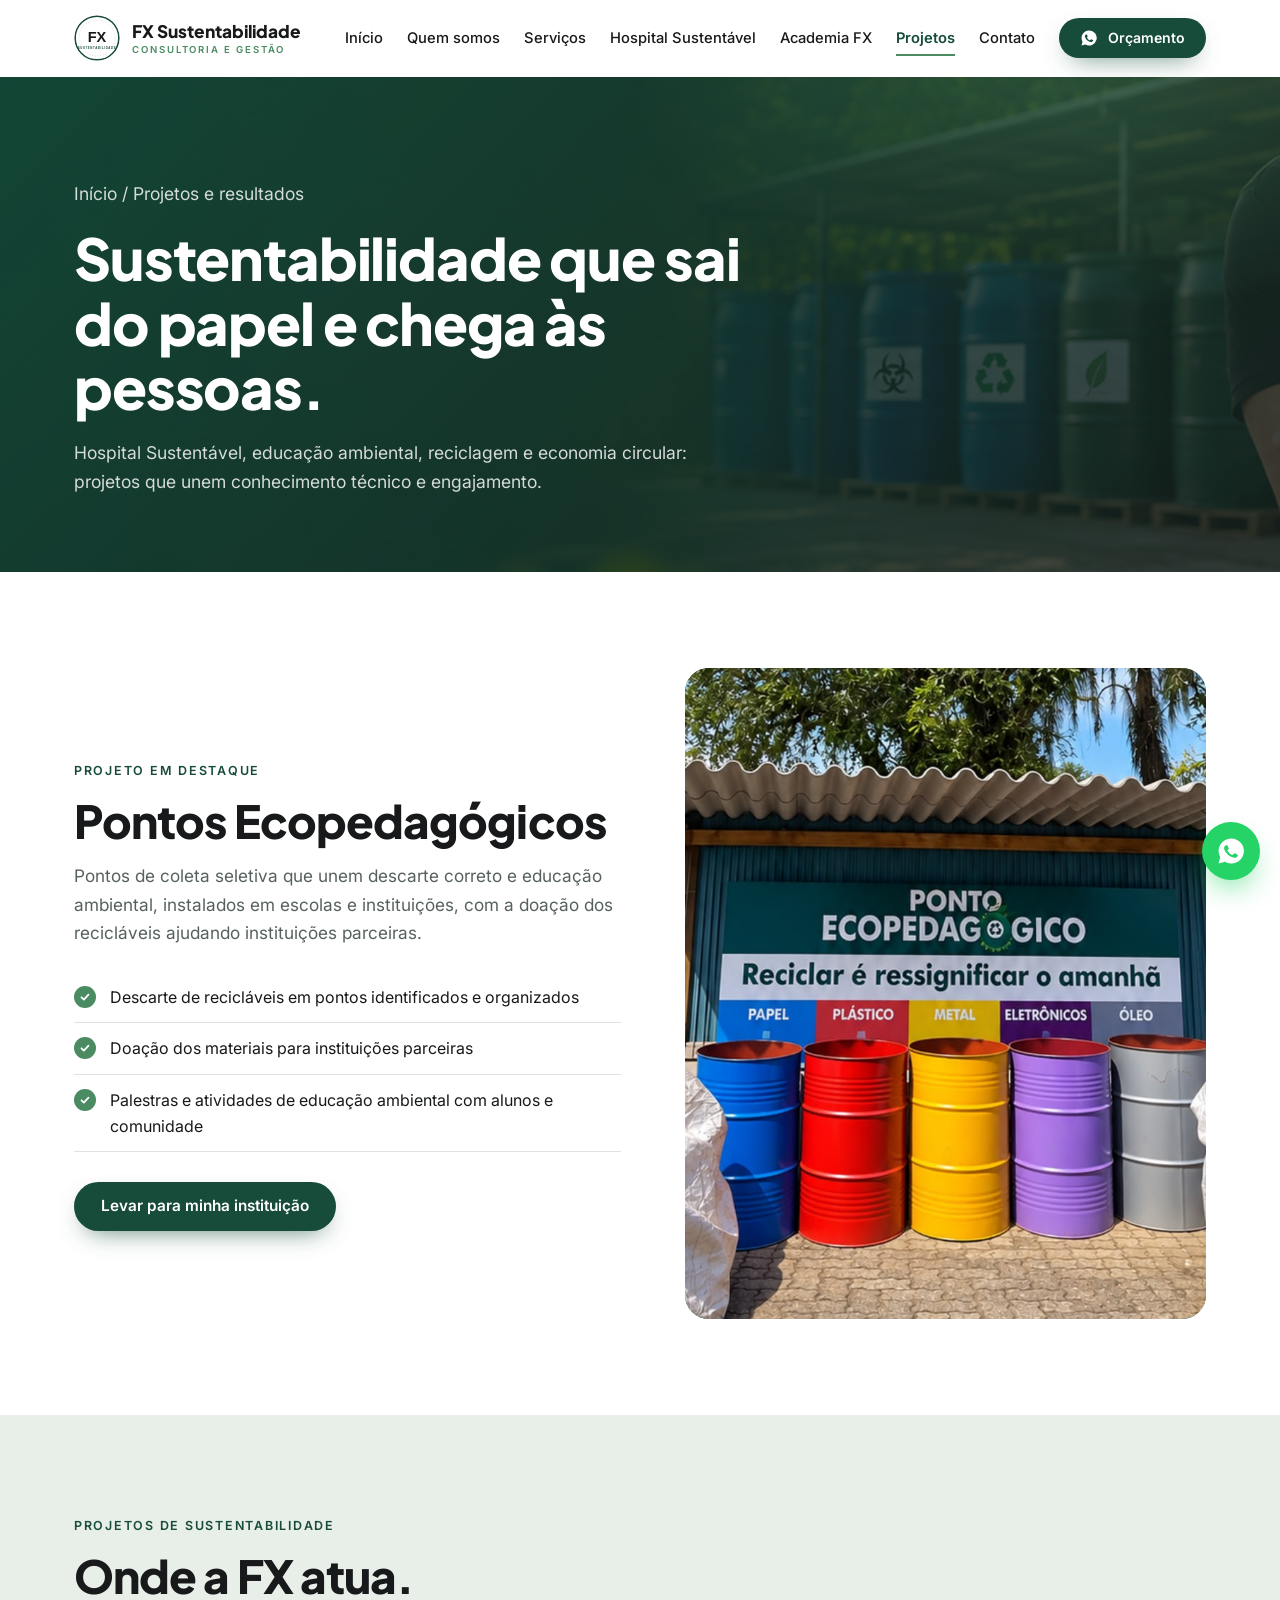
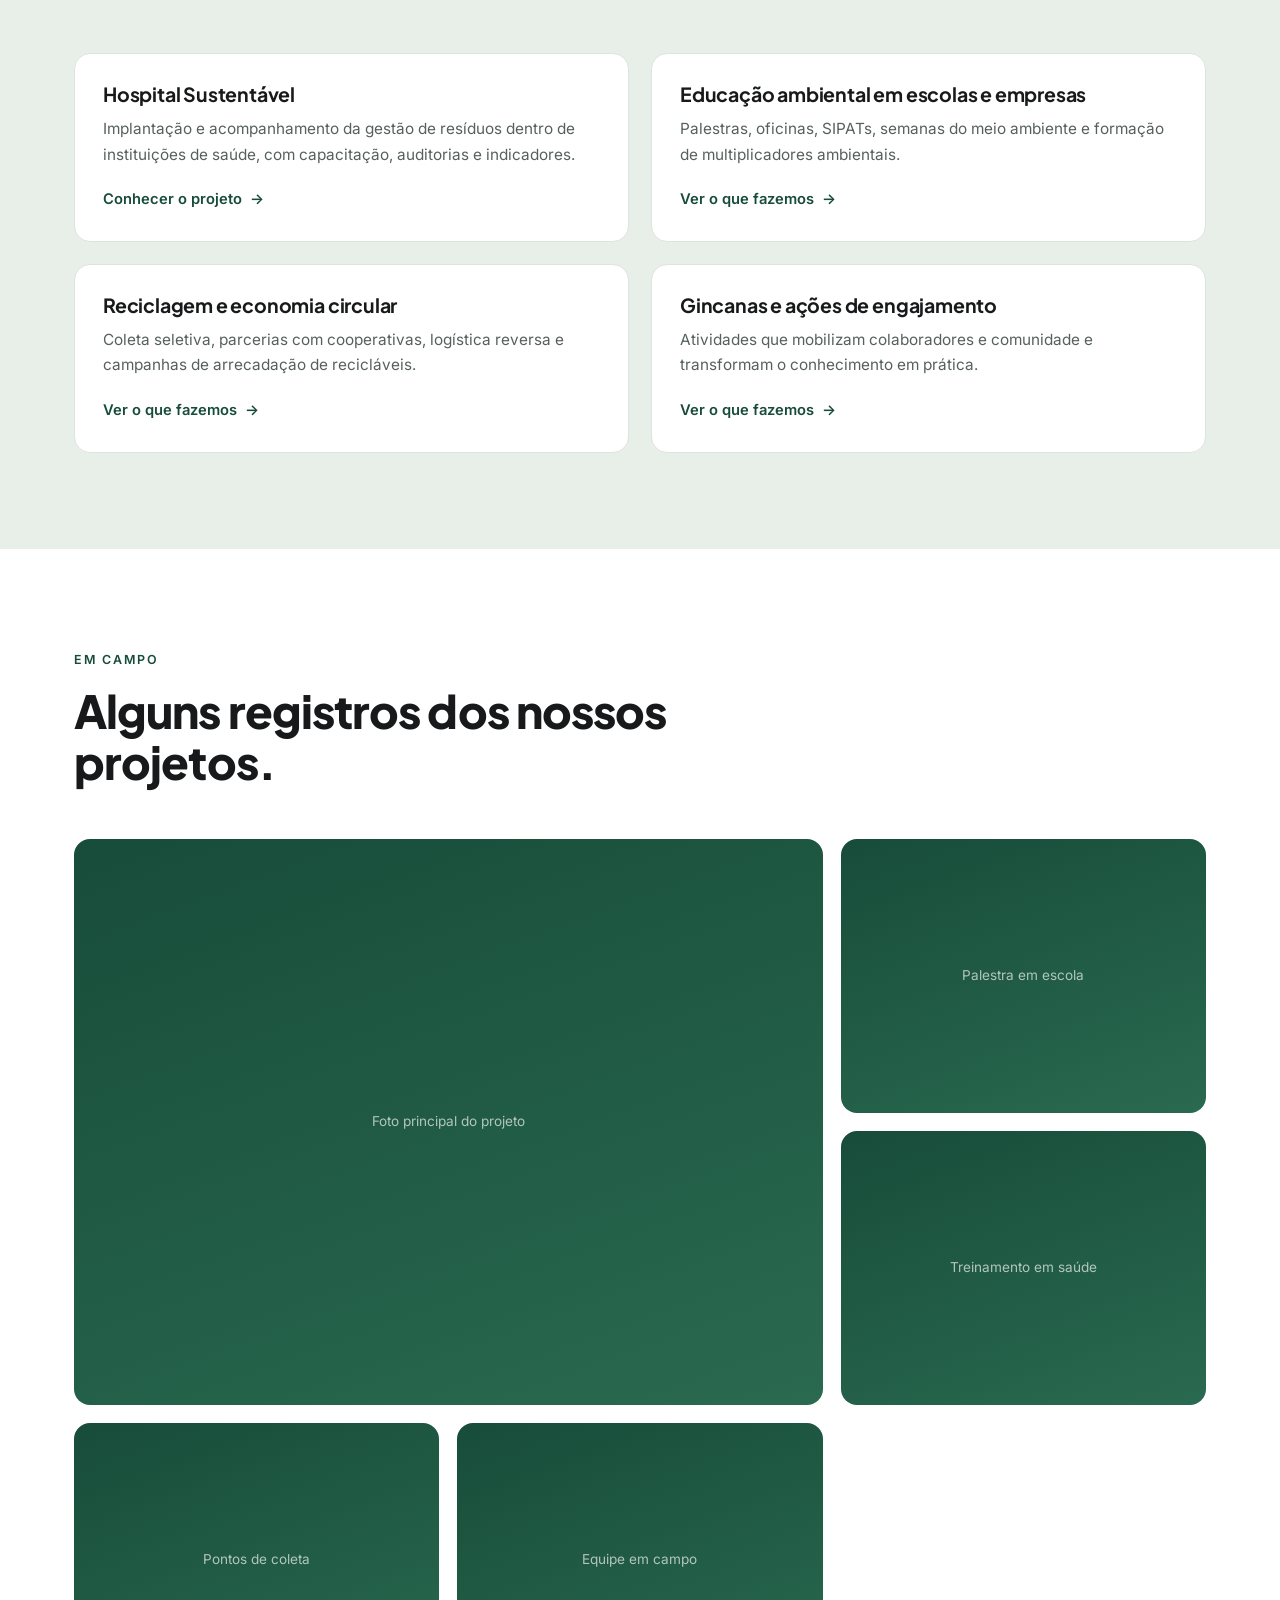
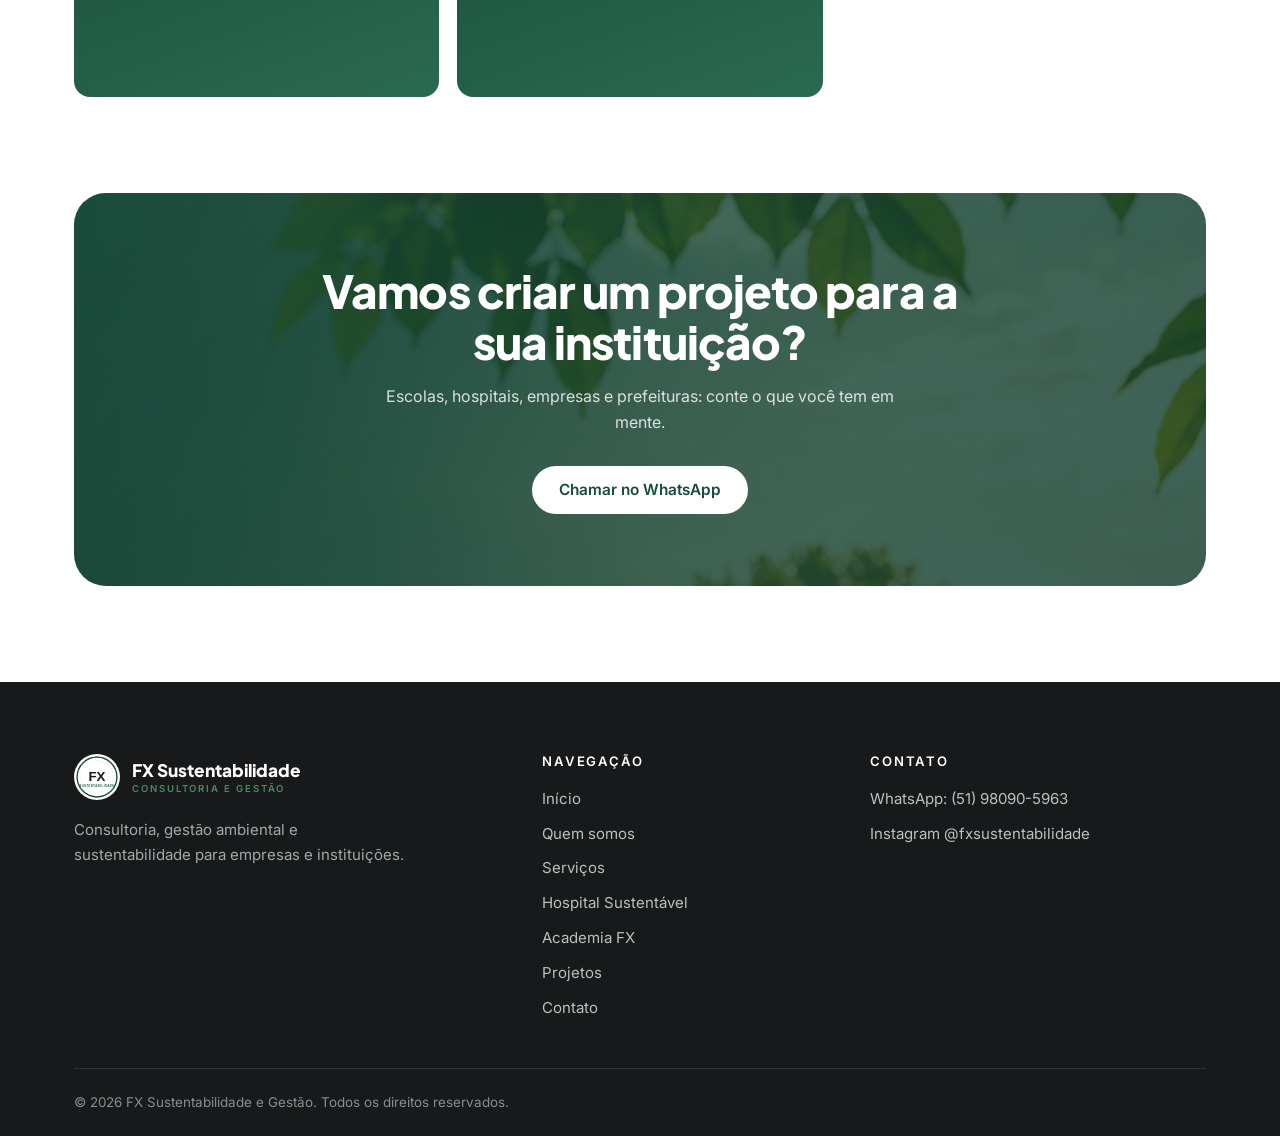
<file: projetos.html>
<!doctype html>
<html lang="pt-BR">
<head>
<meta charset="utf-8">
<meta name="viewport" content="width=device-width, initial-scale=1">
<title>Projetos e resultados | FX Sustentabilidade</title>
<meta name="description" content="Pontos Ecopedagógicos, Hospital Sustentável, educação ambiental em escolas e ações de engajamento: conheça os projetos de sustentabilidade da FX.">
<meta name="theme-color" content="#174C3A">
<link rel="icon" href="assets/img/favicon.svg" type="image/svg+xml">
<link rel="preconnect" href="https://fonts.googleapis.com">
<link rel="preconnect" href="https://fonts.gstatic.com" crossorigin>
<link href="https://fonts.googleapis.com/css2?family=Inter:wght@400;500;600&family=Plus+Jakarta+Sans:wght@600;700;800&display=swap" rel="stylesheet">
<link rel="stylesheet" href="css/variables.css">
<link rel="stylesheet" href="css/base.css">
<link rel="stylesheet" href="css/components.css">
<link rel="stylesheet" href="css/sections.css">
<script>document.documentElement.classList.add('js')</script>
</head>
<body data-page="projetos">
<a class="skip-link" href="#conteudo">Pular para o conteúdo</a>
<div id="site-header"></div>

<main id="conteudo">

  <section class="page-hero">
    <div class="container">
      <p class="breadcrumb"><a href="index.html">Início</a> / Projetos e resultados</p>
      <h1>Sustentabilidade que sai do papel e chega às pessoas.</h1>
      <p>Hospital Sustentável, educação ambiental, reciclagem e economia circular: projetos que unem conhecimento técnico e engajamento.</p>
    </div>
  </section>

  <!-- ============ DESTAQUE: PONTOS ECOPEDAGÓGICOS ============ -->
  <section class="section" id="ecopedagogicos">
    <div class="container split">
      <div class="reveal">
        <span class="eyebrow">Projeto em destaque</span>
        <h2>Pontos Ecopedagógicos</h2>
        <p style="margin-top:16px;font-size:1.08rem">Pontos de coleta seletiva que unem descarte correto e educação ambiental, instalados em escolas e instituições, com a doação dos recicláveis ajudando instituições parceiras.</p>
        <!-- CONFIRMAR com a FX: itens abaixo foram escritos a partir das publicações do Instagram -->
        <ul class="check-list" style="margin:24px 0 30px">
          <li>Descarte de recicláveis em pontos identificados e organizados</li>
          <li>Doação dos materiais para instituições parceiras</li>
          <li>Palestras e atividades de educação ambiental com alunos e comunidade</li>
        </ul>
        <a class="btn btn--primary" data-wa="project">Levar para minha instituição</a>
      </div>
      <div class="media"><img src="assets/img/projetos/eco-ponto.jpeg" alt="Descrição" loading="lazy"></div>
     
    </div>
  </section>

  <!-- ============ FRENTES DE PROJETO ============ -->
  <section class="section section--alt">
    <div class="container">
      <div class="section-head reveal">
        <span class="eyebrow">Projetos de sustentabilidade</span>
        <h2>Onde a FX atua.</h2>
      </div>
      <div class="grid grid--2">
        <a class="card reveal" href="hospital-sustentavel.html">
          <h3>Hospital Sustentável</h3>
          <p>Implantação e acompanhamento da gestão de resíduos dentro de instituições de saúde, com capacitação, auditorias e indicadores.</p>
          <span class="card__link">Conhecer o projeto</span>
        </a>
        <a class="card reveal" href="servicos.html#educacao">
          <h3>Educação ambiental em escolas e empresas</h3>
          <p>Palestras, oficinas, SIPATs, semanas do meio ambiente e formação de multiplicadores ambientais.</p>
          <span class="card__link">Ver o que fazemos</span>
        </a>
        <a class="card reveal" href="servicos.html#reciclagem">
          <h3>Reciclagem e economia circular</h3>
          <p>Coleta seletiva, parcerias com cooperativas, logística reversa e campanhas de arrecadação de recicláveis.</p>
          <span class="card__link">Ver o que fazemos</span>
        </a>
        <a class="card reveal" href="servicos.html#educacao">
          <h3>Gincanas e ações de engajamento</h3>
          <p>Atividades que mobilizam colaboradores e comunidade e transformam o conhecimento em prática.</p>
          <span class="card__link">Ver o que fazemos</span>
        </a>
      </div>
    </div>
  </section>

  <!-- ============ GALERIA ============ -->
  <section class="section">
    <div class="container">
      <div class="section-head reveal">
        <span class="eyebrow">Em campo</span>
        <h2>Alguns registros dos nossos projetos.</h2>
      </div>
      <!-- Troque cada .media por <figure class="media"><img src="assets/img/projetos/arquivo.jpg" alt="descrição"></figure> -->
      <div class="gallery reveal">
        <div class="media"><span>Foto principal do projeto</span></div>
        <div class="media"><span>Palestra em escola</span></div>
        <div class="media"><span>Treinamento em saúde</span></div>
        <div class="media"><span>Pontos de coleta</span></div>
        <div class="media"><span>Equipe em campo</span></div>
      </div>
    </div>
  </section>

  <!-- ============ RESULTADOS (preencher com números reais) ============
  Quando tiverem os indicadores, descomente e preencha. Não publique números sem confirmação.
  <section class="section section--forest">
    <div class="container grid grid--4">
      <div><h2>000</h2><p>instituições atendidas</p></div>
      <div><h2>000 kg</h2><p>de recicláveis encaminhados</p></div>
      <div><h2>000</h2><p>pessoas capacitadas</p></div>
      <div><h2>000</h2><p>palestras realizadas</p></div>
    </div>
  </section>
  -->

  <section class="section" style="padding-top:0">
    <div class="container">
      <div class="cta-band reveal">
        <h2>Vamos criar um projeto para a sua instituição?</h2>
        <p>Escolas, hospitais, empresas e prefeituras: conte o que você tem em mente.</p>
        <div class="btn-row">
          <a class="btn btn--light" data-wa="project">Chamar no WhatsApp</a>
        </div>
      </div>
    </div>
  </section>

</main>

<div id="site-footer"></div>
<script src="js/config.js"></script>
<script src="js/main.js"></script>
</body>
</html>
</file>
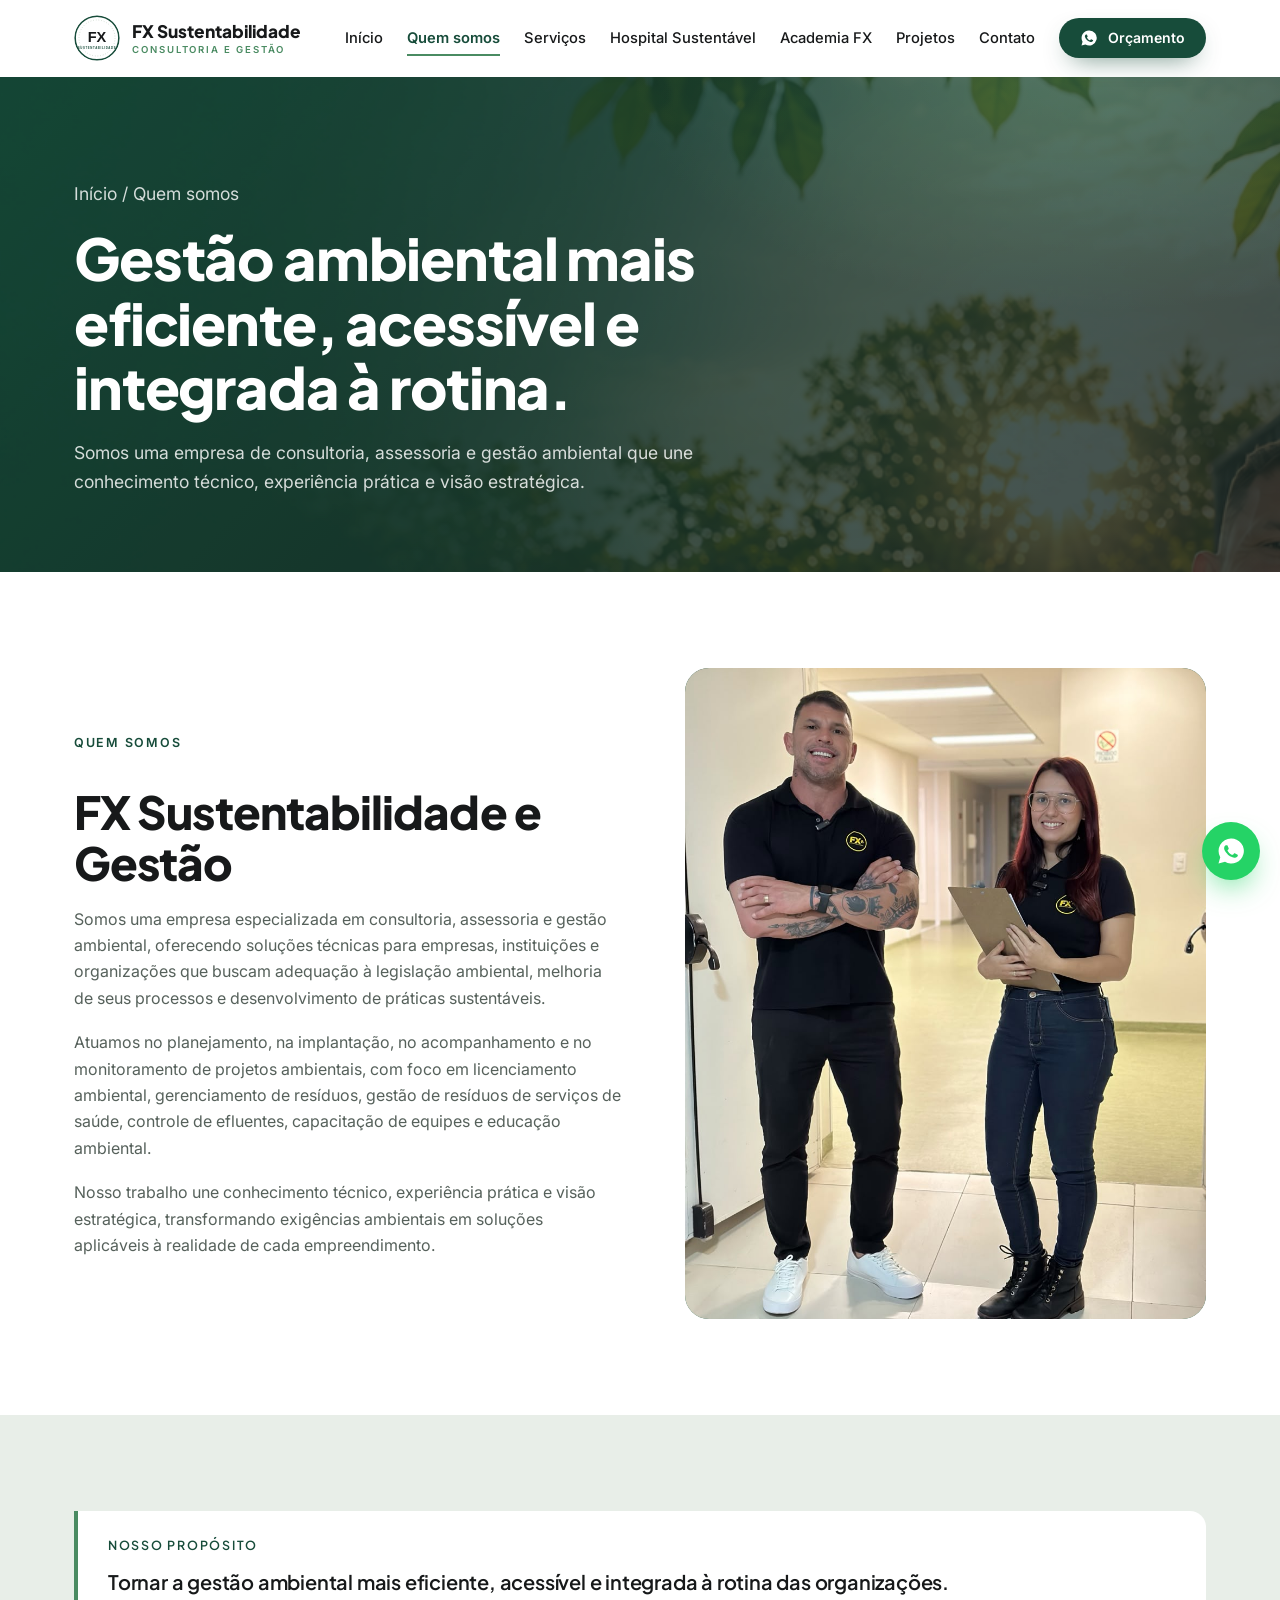
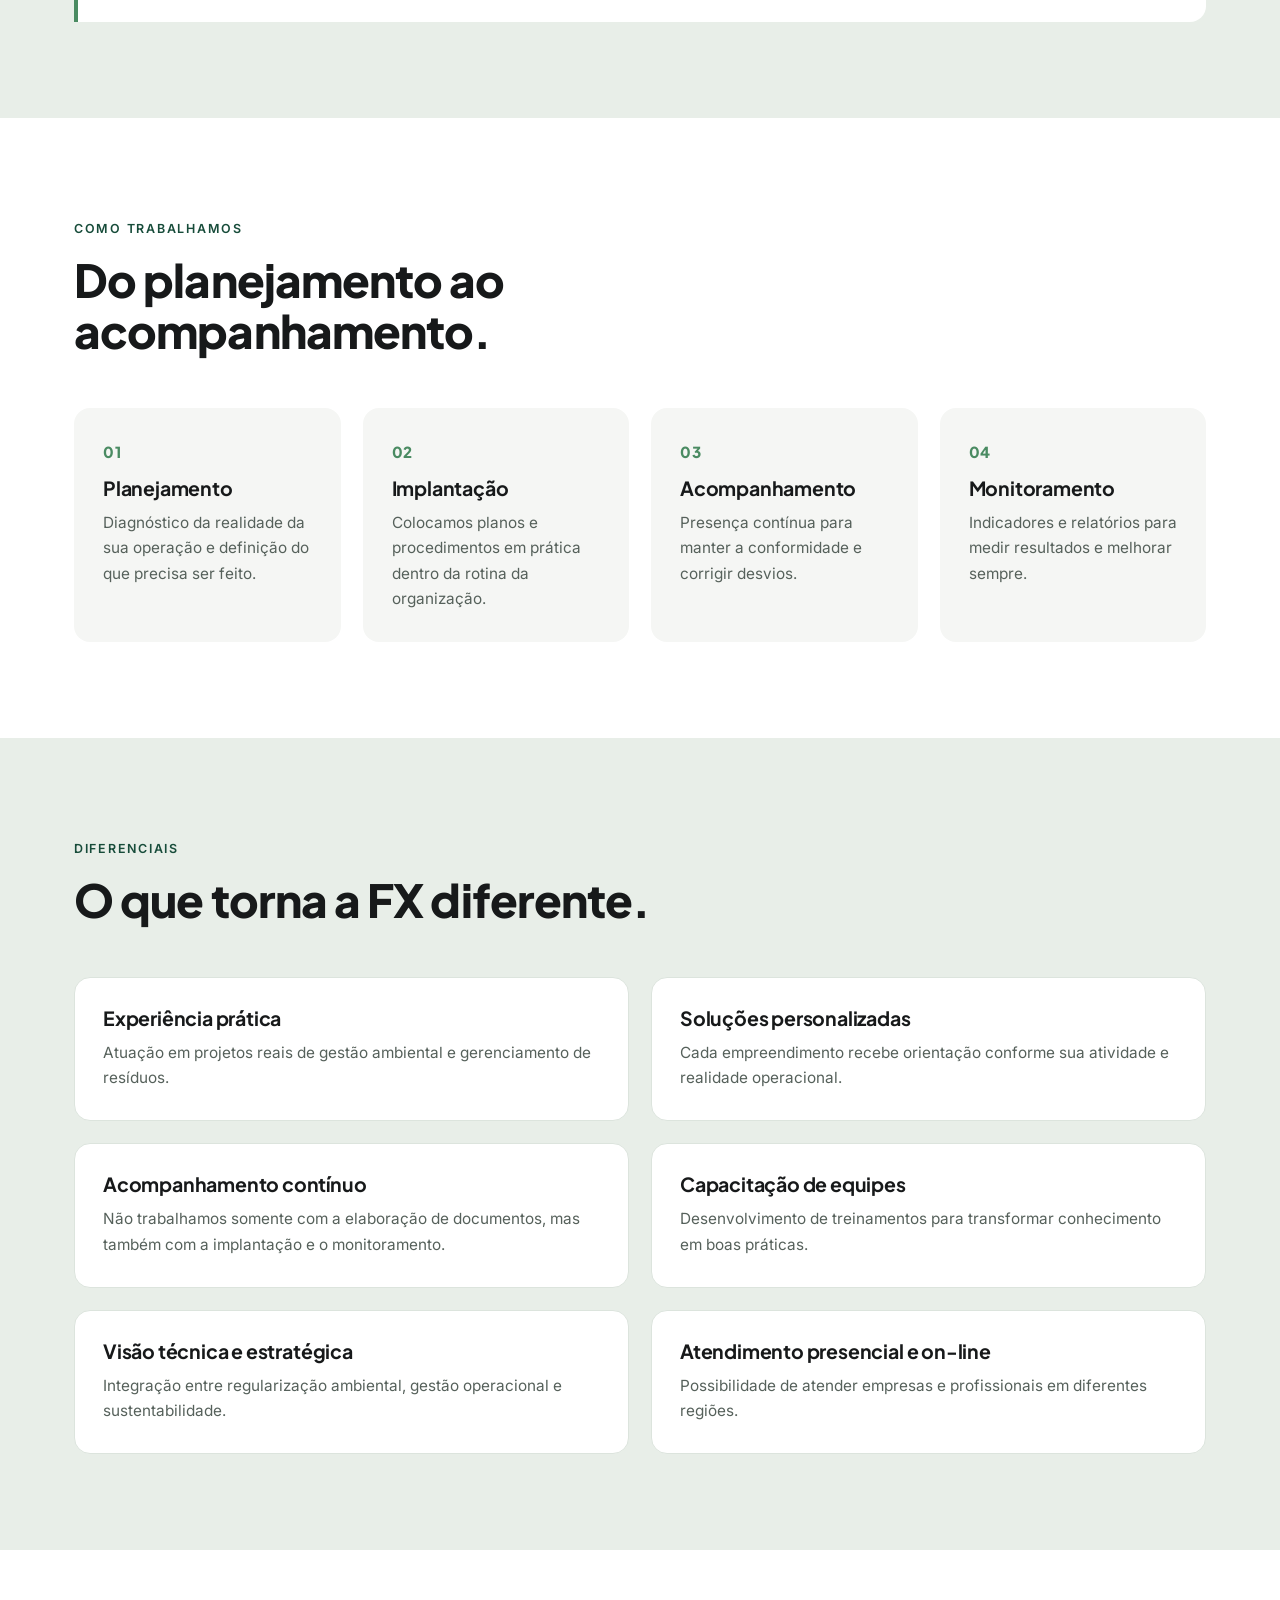
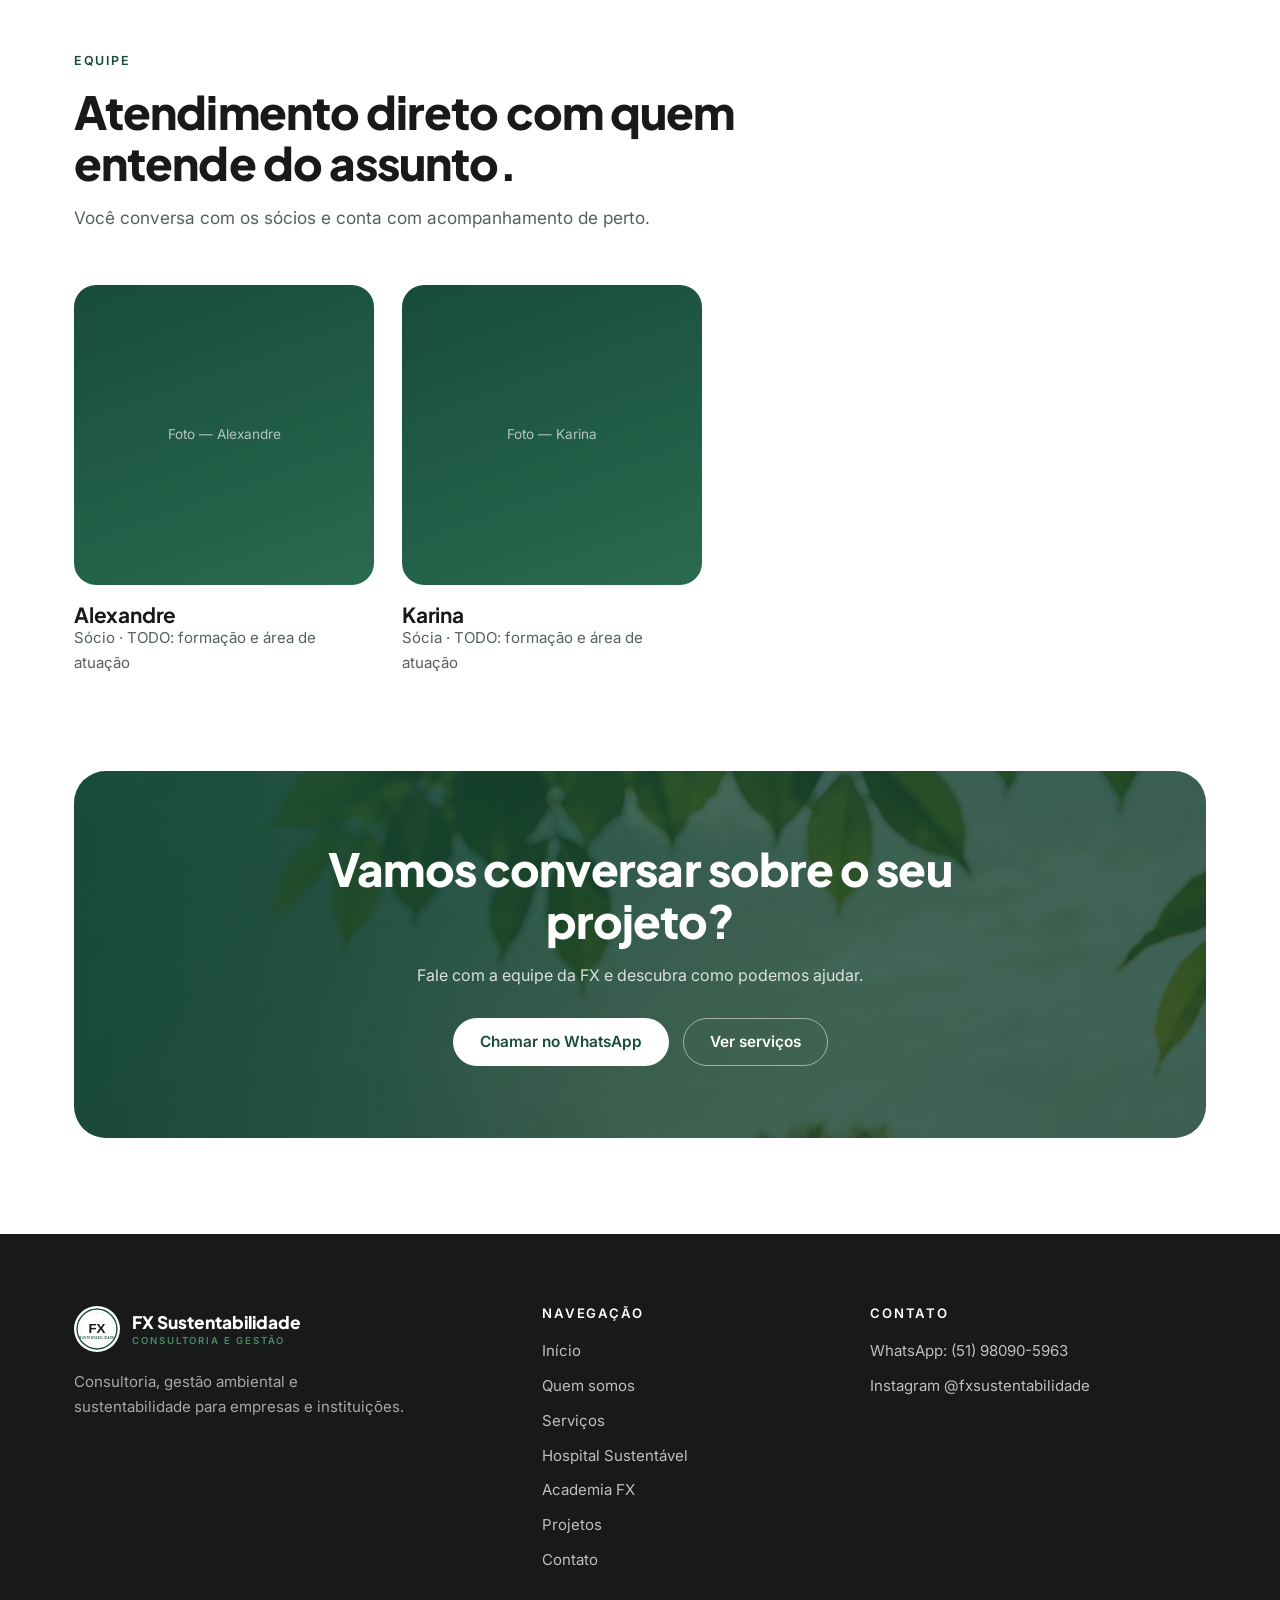
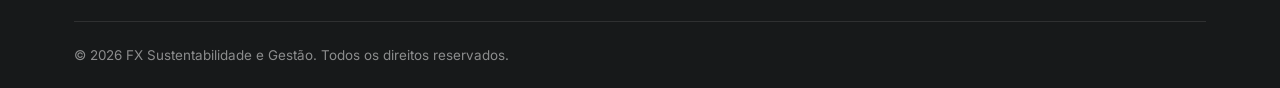
<file: quem-somos.html>
<!doctype html>
<html lang="pt-BR">
<head>
<meta charset="utf-8">
<meta name="viewport" content="width=device-width, initial-scale=1">
<title>Quem somos | FX Sustentabilidade</title>
<meta name="description" content="Conheça a FX Sustentabilidade e Gestão: consultoria, assessoria e gestão ambiental com conhecimento técnico, experiência prática e visão estratégica.">
<meta name="theme-color" content="#174C3A">
<link rel="icon" href="assets/img/favicon.svg" type="image/svg+xml">
<link rel="preconnect" href="https://fonts.googleapis.com">
<link rel="preconnect" href="https://fonts.gstatic.com" crossorigin>
<link href="https://fonts.googleapis.com/css2?family=Inter:wght@400;500;600&family=Plus+Jakarta+Sans:wght@600;700;800&display=swap" rel="stylesheet">
<link rel="stylesheet" href="css/variables.css">
<link rel="stylesheet" href="css/base.css">
<link rel="stylesheet" href="css/components.css">
<link rel="stylesheet" href="css/sections.css">
<script>document.documentElement.classList.add('js')</script>
</head>
<body data-page="quem">
<a class="skip-link" href="#conteudo">Pular para o conteúdo</a>
<div id="site-header"></div>

<main id="conteudo">

  <section class="page-hero">
    <div class="container">
      <p class="breadcrumb"><a href="index.html">Início</a> / Quem somos</p>
      <h1>Gestão ambiental mais eficiente, acessível e integrada à rotina.</h1>
      <p>Somos uma empresa de consultoria, assessoria e gestão ambiental que une conhecimento técnico, experiência prática e visão estratégica.</p>
    </div>
  </section>

  <section class="section">
    <div class="container split">
      <div class="stack reveal">
        <span class="eyebrow">Quem somos</span>
        <h2>FX Sustentabilidade e Gestão</h2>
        <p>Somos uma empresa especializada em consultoria, assessoria e gestão ambiental, oferecendo soluções técnicas para empresas, instituições e organizações que buscam adequação à legislação ambiental, melhoria de seus processos e desenvolvimento de práticas sustentáveis.</p>
        <p>Atuamos no planejamento, na implantação, no acompanhamento e no monitoramento de projetos ambientais, com foco em licenciamento ambiental, gerenciamento de resíduos, gestão de resíduos de serviços de saúde, controle de efluentes, capacitação de equipes e educação ambiental.</p>
        <p>Nosso trabalho une conhecimento técnico, experiência prática e visão estratégica, transformando exigências ambientais em soluções aplicáveis à realidade de cada empreendimento.</p>
      </div>
      <div class="media"><img src="assets/img/equipe/equipe.jpeg" alt="Descrição" loading="lazy"></div>

    </div>
  </section>

  <section class="section section--alt">
    <div class="container">
      <div class="quote reveal">
        <span class="eyebrow" style="display:block">Nosso propósito</span>
        Tornar a gestão ambiental mais eficiente, acessível e integrada à rotina das organizações.
      </div>
    </div>
  </section>

  <section class="section">
    <div class="container">
      <div class="section-head reveal">
        <span class="eyebrow">Como trabalhamos</span>
        <h2>Do planejamento ao acompanhamento.</h2>
      </div>
      <div class="grid grid--4">
        <div class="card card--soft reveal"><div class="num">01</div><h3>Planejamento</h3><p>Diagnóstico da realidade da sua operação e definição do que precisa ser feito.</p></div>
        <div class="card card--soft reveal"><div class="num">02</div><h3>Implantação</h3><p>Colocamos planos e procedimentos em prática dentro da rotina da organização.</p></div>
        <div class="card card--soft reveal"><div class="num">03</div><h3>Acompanhamento</h3><p>Presença contínua para manter a conformidade e corrigir desvios.</p></div>
        <div class="card card--soft reveal"><div class="num">04</div><h3>Monitoramento</h3><p>Indicadores e relatórios para medir resultados e melhorar sempre.</p></div>
      </div>
    </div>
  </section>

  <section class="section section--alt">
    <div class="container">
      <div class="section-head reveal">
        <span class="eyebrow">Diferenciais</span>
        <h2>O que torna a FX diferente.</h2>
      </div>
      <div class="grid grid--2">
        <div class="card reveal"><h3>Experiência prática</h3><p>Atuação em projetos reais de gestão ambiental e gerenciamento de resíduos.</p></div>
        <div class="card reveal"><h3>Soluções personalizadas</h3><p>Cada empreendimento recebe orientação conforme sua atividade e realidade operacional.</p></div>
        <div class="card reveal"><h3>Acompanhamento contínuo</h3><p>Não trabalhamos somente com a elaboração de documentos, mas também com a implantação e o monitoramento.</p></div>
        <div class="card reveal"><h3>Capacitação de equipes</h3><p>Desenvolvimento de treinamentos para transformar conhecimento em boas práticas.</p></div>
        <div class="card reveal"><h3>Visão técnica e estratégica</h3><p>Integração entre regularização ambiental, gestão operacional e sustentabilidade.</p></div>
        <div class="card reveal"><h3>Atendimento presencial e on-line</h3><p>Possibilidade de atender empresas e profissionais em diferentes regiões.</p></div>
      </div>
    </div>
  </section>

  <section class="section" id="equipe">
    <div class="container">
      <div class="section-head reveal">
        <span class="eyebrow">Equipe</span>
        <h2>Atendimento direto com quem entende do assunto.</h2>
        <p>Você conversa com os sócios e conta com acompanhamento de perto.</p>
      </div>
      <div class="team">
        <!-- Para cada pessoa: troque o bloco .media por <img src="assets/img/equipe/nome.jpg" alt="Nome"> -->
        <div class="person reveal">
          <div class="media"><span>Foto — Alexandre</span></div>
          <h3>Alexandre</h3>
          <p>Sócio · TODO: formação e área de atuação</p>
        </div>
        <div class="person reveal">
          <div class="media"><span>Foto — Karina</span></div>
          <h3>Karina</h3>
          <p>Sócia · TODO: formação e área de atuação</p>
        </div>
      </div>
    </div>
  </section>

  <section class="section" style="padding-top:0">
    <div class="container">
      <div class="cta-band reveal">
        <h2>Vamos conversar sobre o seu projeto?</h2>
        <p>Fale com a equipe da FX e descubra como podemos ajudar.</p>
        <div class="btn-row">
          <a class="btn btn--light" data-wa="budget">Chamar no WhatsApp</a>
          <a class="btn btn--ghost" href="servicos.html">Ver serviços</a>
        </div>
      </div>
    </div>
  </section>

</main>

<div id="site-footer"></div>
<script src="js/config.js"></script>
<script src="js/main.js"></script>
</body>
</html>
</file>
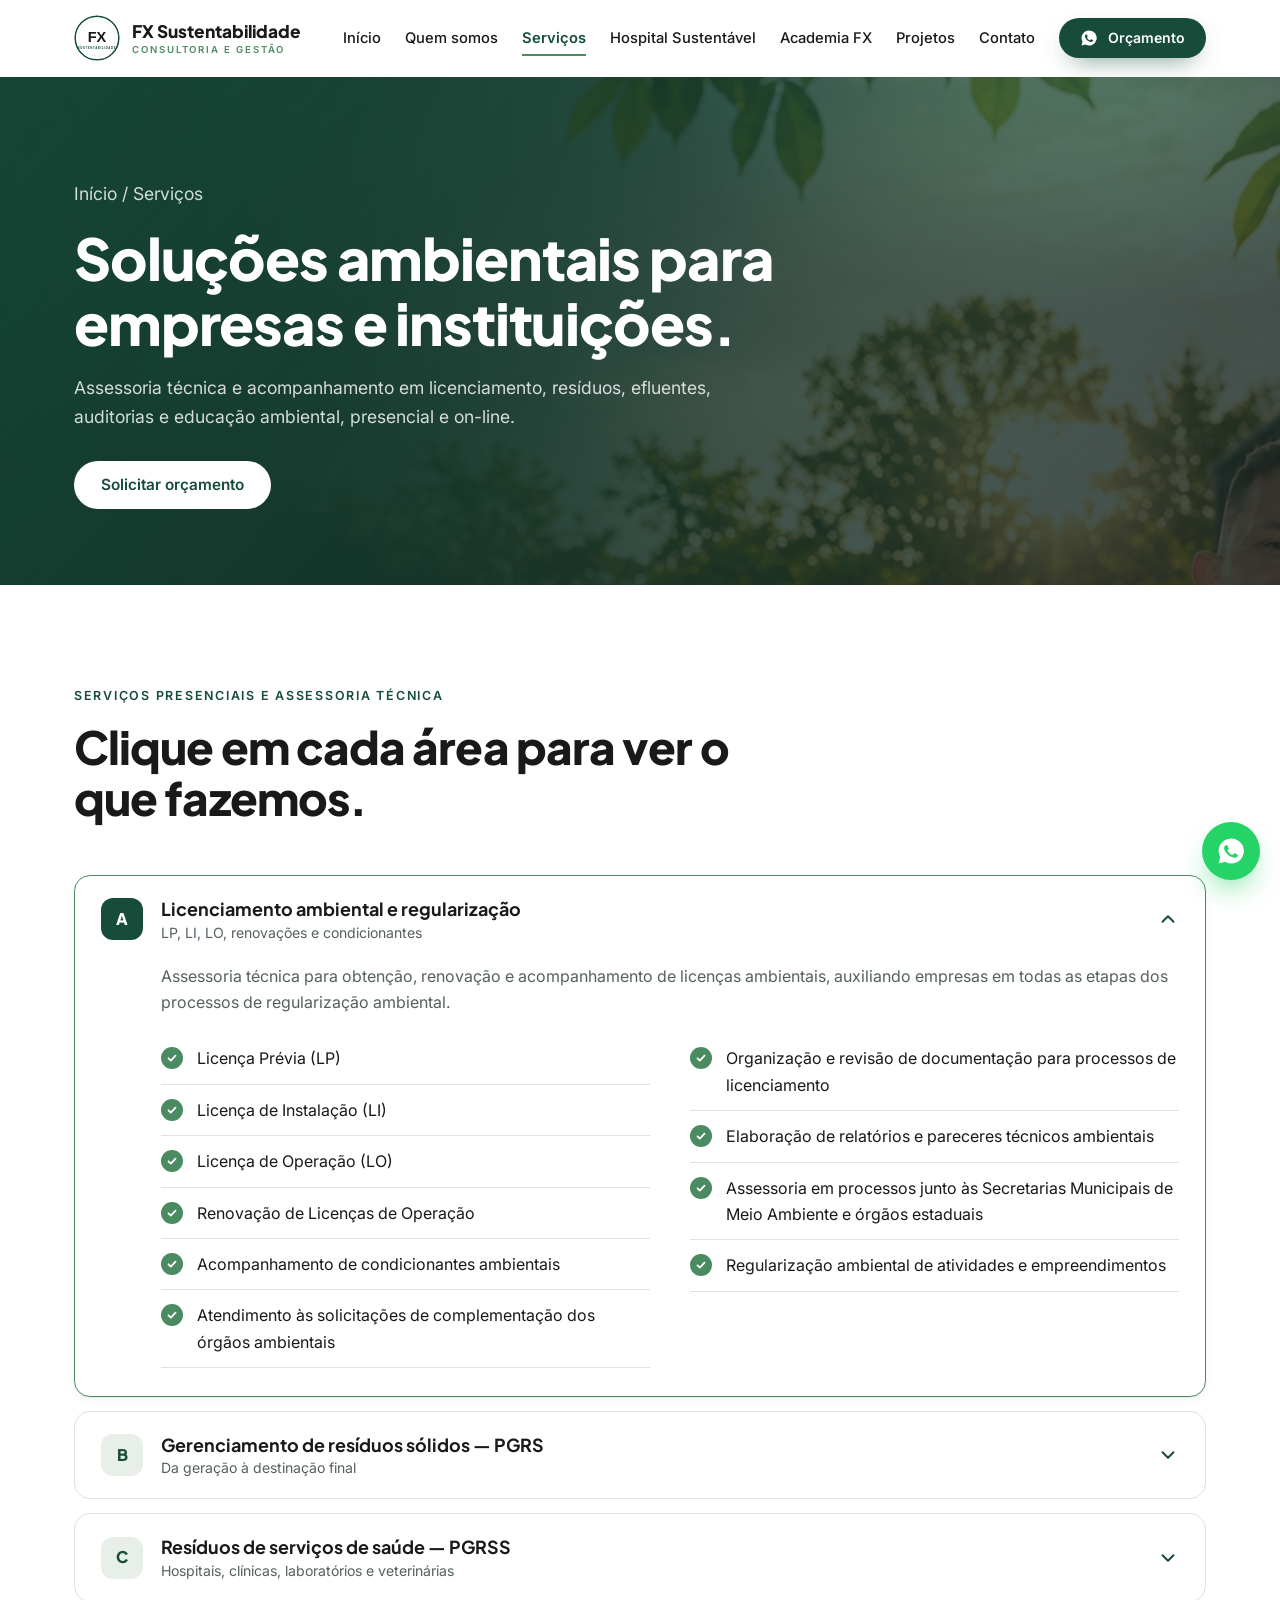
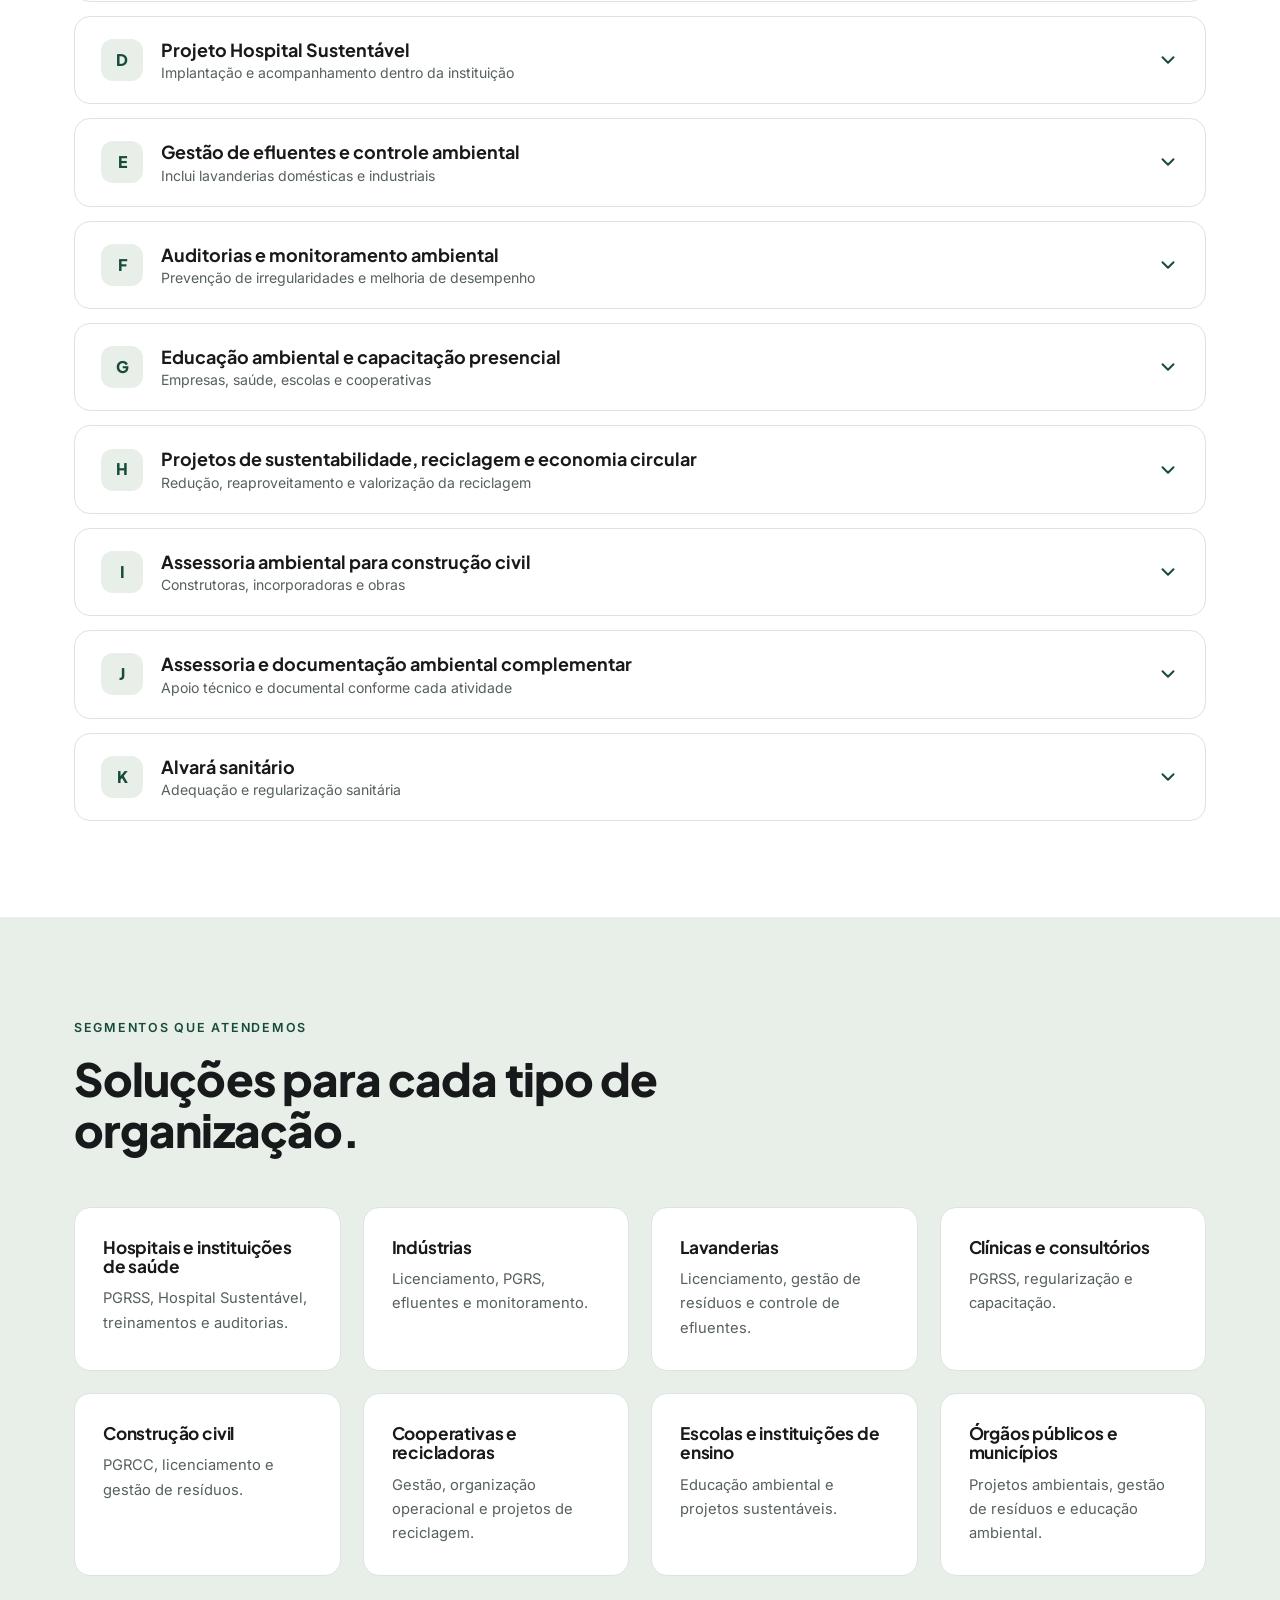
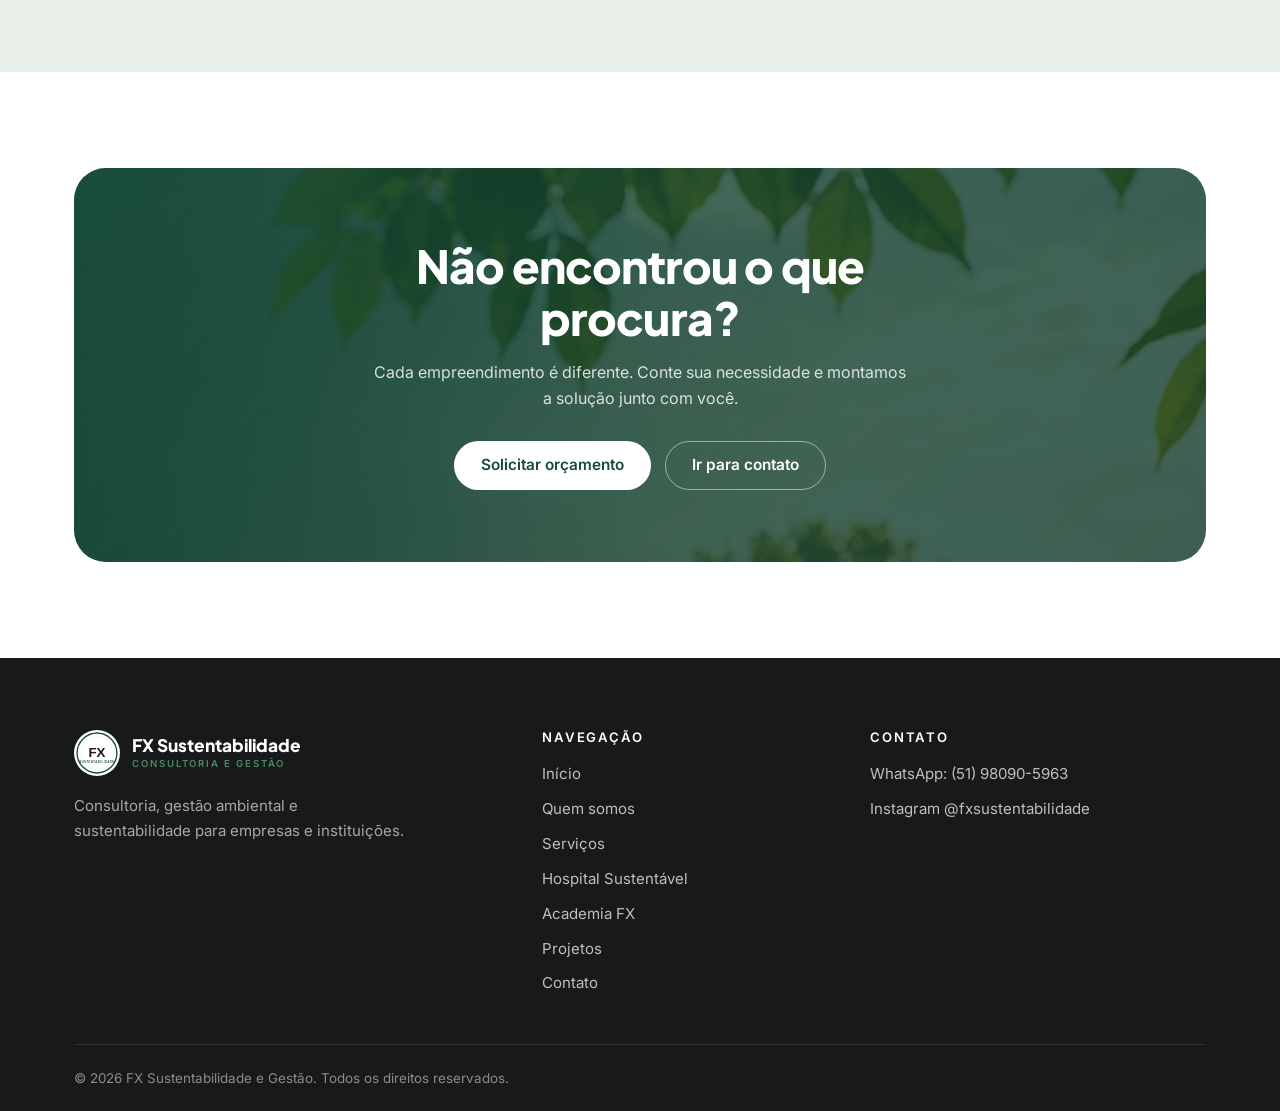
<file: servicos.html>
<!doctype html>
<html lang="pt-BR">
<head>
<meta charset="utf-8">
<meta name="viewport" content="width=device-width, initial-scale=1">
<title>Serviços | FX Sustentabilidade</title>
<meta name="description" content="Licenciamento ambiental, PGRS, PGRSS, Hospital Sustentável, efluentes, auditorias, educação ambiental, reciclagem e assessoria para construção civil.">
<meta name="theme-color" content="#174C3A">
<link rel="icon" href="assets/img/favicon.svg" type="image/svg+xml">
<link rel="preconnect" href="https://fonts.googleapis.com">
<link rel="preconnect" href="https://fonts.gstatic.com" crossorigin>
<link href="https://fonts.googleapis.com/css2?family=Inter:wght@400;500;600&family=Plus+Jakarta+Sans:wght@600;700;800&display=swap" rel="stylesheet">
<link rel="stylesheet" href="css/variables.css">
<link rel="stylesheet" href="css/base.css">
<link rel="stylesheet" href="css/components.css">
<link rel="stylesheet" href="css/sections.css">
<script>document.documentElement.classList.add('js')</script>
</head>
<body data-page="servicos">
<a class="skip-link" href="#conteudo">Pular para o conteúdo</a>
<div id="site-header"></div>

<main id="conteudo">

  <section class="page-hero">
    <div class="container">
      <p class="breadcrumb"><a href="index.html">Início</a> / Serviços</p>
      <h1>Soluções ambientais para empresas e instituições.</h1>
      <p>Assessoria técnica e acompanhamento em licenciamento, resíduos, efluentes, auditorias e educação ambiental, presencial e on-line.</p>
      <div class="btn-row">
        <a class="btn btn--light" data-wa="budget">Solicitar orçamento</a>
      </div>
    </div>
  </section>

  <!-- ============ CATÁLOGO DE SERVIÇOS ============ -->
  <section class="section">
    <div class="container">
      <div class="section-head reveal">
        <span class="eyebrow">Serviços presenciais e assessoria técnica</span>
        <h2>Clique em cada área para ver o que fazemos.</h2>
      </div>

      <div class="accordion">

        <!-- A -->
        <details class="acc reveal" id="licenciamento" open>
          <summary>
            <span class="acc__letter">A</span>
            <span class="acc__title">Licenciamento ambiental e regularização<small>LP, LI, LO, renovações e condicionantes</small></span>
            <svg class="acc__chev" viewBox="0 0 24 24" fill="none" stroke="currentColor" stroke-width="2.2" stroke-linecap="round" stroke-linejoin="round"><path d="m6 9 6 6 6-6"/></svg>
          </summary>
          <div class="acc__body">
            <p>Assessoria técnica para obtenção, renovação e acompanhamento de licenças ambientais, auxiliando empresas em todas as etapas dos processos de regularização ambiental.</p>
            <ul class="check-list check-list--cols">
              <li>Licença Prévia (LP)</li>
              <li>Licença de Instalação (LI)</li>
              <li>Licença de Operação (LO)</li>
              <li>Renovação de Licenças de Operação</li>
              <li>Acompanhamento de condicionantes ambientais</li>
              <li>Atendimento às solicitações de complementação dos órgãos ambientais</li>
              <li>Organização e revisão de documentação para processos de licenciamento</li>
              <li>Elaboração de relatórios e pareceres técnicos ambientais</li>
              <li>Assessoria em processos junto às Secretarias Municipais de Meio Ambiente e órgãos estaduais</li>
              <li>Regularização ambiental de atividades e empreendimentos</li>
            </ul>
          </div>
        </details>

        <!-- B -->
        <details class="acc reveal" id="pgrs">
          <summary>
            <span class="acc__letter">B</span>
            <span class="acc__title">Gerenciamento de resíduos sólidos — PGRS<small>Da geração à destinação final</small></span>
            <svg class="acc__chev" viewBox="0 0 24 24" fill="none" stroke="currentColor" stroke-width="2.2" stroke-linecap="round" stroke-linejoin="round"><path d="m6 9 6 6 6-6"/></svg>
          </summary>
          <div class="acc__body">
            <p>Desenvolvimento e implantação de estratégias para o gerenciamento adequado dos resíduos sólidos gerados pelas atividades empresariais, desde a geração até a destinação final.</p>
            <ul class="check-list check-list--cols">
              <li>Elaboração e atualização do Plano de Gerenciamento de Resíduos Sólidos (PGRS)</li>
              <li>Elaboração de Planos de Gerenciamento de Resíduos da Construção Civil (PGRCC)</li>
              <li>Identificação e classificação dos resíduos</li>
              <li>Diagnóstico da geração de resíduos</li>
              <li>Procedimentos para segregação, acondicionamento e armazenamento</li>
              <li>Orientação sobre transporte e destinação final ambientalmente adequada</li>
              <li>Implantação de pontos de coleta seletiva</li>
              <li>Organização de áreas de armazenamento temporário</li>
              <li>Controle documental e rastreabilidade dos resíduos</li>
              <li>Emissão e acompanhamento de Manifestos de Transporte de Resíduos (MTR), quando aplicável</li>
              <li>Monitoramento dos indicadores de geração e destinação</li>
            </ul>
          </div>
        </details>

        <!-- C -->
        <details class="acc reveal" id="pgrss">
          <summary>
            <span class="acc__letter">C</span>
            <span class="acc__title">Resíduos de serviços de saúde — PGRSS<small>Hospitais, clínicas, laboratórios e veterinárias</small></span>
            <svg class="acc__chev" viewBox="0 0 24 24" fill="none" stroke="currentColor" stroke-width="2.2" stroke-linecap="round" stroke-linejoin="round"><path d="m6 9 6 6 6-6"/></svg>
          </summary>
          <div class="acc__body">
            <p>Especialização em gestão de resíduos de serviços de saúde, com atuação direcionada a hospitais, clínicas médicas, odontológicas, veterinárias, laboratórios e demais estabelecimentos geradores de RSS.</p>
            <ul class="check-list check-list--cols">
              <li>Elaboração e atualização do PGRSS</li>
              <li>Diagnóstico dos resíduos gerados por setor</li>
              <li>Classificação dos resíduos nos grupos A, B, C, D e E</li>
              <li>Implantação de fluxos de segregação e acondicionamento</li>
              <li>Organização dos abrigos temporários de resíduos</li>
              <li>Identificação visual e sinalização dos coletores</li>
              <li>Elaboração e revisão de POPs</li>
              <li>Implantação de rotinas de pré-triagem</li>
              <li>Auditorias internas de gerenciamento de resíduos</li>
              <li>Monitoramento de indicadores ambientais</li>
              <li>Controle de geração de resíduos por setor</li>
              <li>Avaliação de não conformidades</li>
              <li>Orientação sobre gerenciamento de perfurocortantes</li>
              <li>Acompanhamento das empresas de coleta, transporte, tratamento e destinação final</li>
              <li>Apoio à implantação e ao funcionamento das Comissões de Gerenciamento de RSS (CGRSS)</li>
            </ul>
          </div>
        </details>

        <!-- D -->
        <details class="acc reveal" id="hospital-sustentavel">
          <summary>
            <span class="acc__letter">D</span>
            <span class="acc__title">Projeto Hospital Sustentável<small>Implantação e acompanhamento dentro da instituição</small></span>
            <svg class="acc__chev" viewBox="0 0 24 24" fill="none" stroke="currentColor" stroke-width="2.2" stroke-linecap="round" stroke-linejoin="round"><path d="m6 9 6 6 6-6"/></svg>
          </summary>
          <div class="acc__body">
            <p>Projetos personalizados para instituições de saúde que desejam melhorar seus processos de gerenciamento de resíduos e fortalecer a cultura de sustentabilidade.</p>
            <ul class="check-list check-list--cols">
              <li>Diagnóstico ambiental da instituição</li>
              <li>Implantação e revisão do PGRSS</li>
              <li>Organização da gestão por setores</li>
              <li>Implantação de comissões de gerenciamento de resíduos</li>
              <li>Capacitação de colaboradores</li>
              <li>Auditorias e monitoramento das práticas de segregação</li>
              <li>Criação de campanhas educativas</li>
              <li>Indicadores e relatórios de desempenho</li>
              <li>Gincanas ambientais e ações de engajamento</li>
              <li>Avaliação dos resultados e melhorias contínuas</li>
            </ul>
            <div class="btn-row" style="margin-top:22px"><a class="btn btn--outline btn--sm" href="hospital-sustentavel.html">Conhecer o projeto</a></div>
          </div>
        </details>

        <!-- E -->
        <details class="acc reveal" id="efluentes">
          <summary>
            <span class="acc__letter">E</span>
            <span class="acc__title">Gestão de efluentes e controle ambiental<small>Inclui lavanderias domésticas e industriais</small></span>
            <svg class="acc__chev" viewBox="0 0 24 24" fill="none" stroke="currentColor" stroke-width="2.2" stroke-linecap="round" stroke-linejoin="round"><path d="m6 9 6 6 6-6"/></svg>
          </summary>
          <div class="acc__body">
            <p>Assessoria para empreendimentos que geram efluentes líquidos e precisam de controle, monitoramento e adequação ambiental.</p>
            <ul class="check-list check-list--cols">
              <li>Diagnóstico dos sistemas de tratamento de efluentes</li>
              <li>Avaliação das condições operacionais</li>
              <li>Orientação para operação e manutenção dos sistemas</li>
              <li>Acompanhamento de parâmetros de qualidade dos efluentes</li>
              <li>Avaliação de resultados de análises laboratoriais</li>
              <li>Orientação sobre adequações e melhorias</li>
              <li>Controle documental e atendimento às condicionantes</li>
              <li>Assessoria para lavanderias domésticas e industriais</li>
              <li>Orientação sobre sistemas de separação água e óleo (SAO/CSAO), quando aplicável</li>
            </ul>
          </div>
        </details>

        <!-- F -->
        <details class="acc reveal" id="auditorias">
          <summary>
            <span class="acc__letter">F</span>
            <span class="acc__title">Auditorias e monitoramento ambiental<small>Prevenção de irregularidades e melhoria de desempenho</small></span>
            <svg class="acc__chev" viewBox="0 0 24 24" fill="none" stroke="currentColor" stroke-width="2.2" stroke-linecap="round" stroke-linejoin="round"><path d="m6 9 6 6 6-6"/></svg>
          </summary>
          <div class="acc__body">
            <p>Acompanhamento técnico para identificar falhas, prevenir irregularidades e melhorar o desempenho ambiental dos empreendimentos.</p>
            <ul class="check-list check-list--cols">
              <li>Auditorias ambientais internas</li>
              <li>Inspeções de áreas de armazenamento de resíduos</li>
              <li>Verificação de segregação e identificação</li>
              <li>Avaliação de conformidade documental</li>
              <li>Monitoramento de condicionantes de licenças</li>
              <li>Identificação de não conformidades</li>
              <li>Elaboração de checklists</li>
              <li>Relatórios de acompanhamento</li>
              <li>Planos de ação corretiva e preventiva</li>
              <li>Indicadores de desempenho ambiental</li>
            </ul>
          </div>
        </details>

        <!-- G -->
        <details class="acc reveal" id="educacao">
          <summary>
            <span class="acc__letter">G</span>
            <span class="acc__title">Educação ambiental e capacitação presencial<small>Empresas, saúde, escolas e cooperativas</small></span>
            <svg class="acc__chev" viewBox="0 0 24 24" fill="none" stroke="currentColor" stroke-width="2.2" stroke-linecap="round" stroke-linejoin="round"><path d="m6 9 6 6 6-6"/></svg>
          </summary>
          <div class="acc__body">
            <p>Atividades educativas para empresas, instituições de saúde, escolas, cooperativas e organizações.</p>
            <ul class="check-list check-list--cols">
              <li>Treinamentos sobre gerenciamento de resíduos</li>
              <li>Capacitação em PGRSS e PGRS</li>
              <li>Treinamentos sobre segregação correta de resíduos</li>
              <li>Capacitação sobre resíduos perfurocortantes</li>
              <li>Formação de multiplicadores ambientais</li>
              <li>Palestras e campanhas de conscientização</li>
              <li>Organização de SIPATs e semanas do meio ambiente</li>
              <li>Gincanas ambientais corporativas</li>
              <li>Projetos de educação ambiental em escolas</li>
              <li>Pontos de coleta seletiva e projetos de reciclagem</li>
            </ul>
            <div class="btn-row" style="margin-top:22px"><a class="btn btn--outline btn--sm" data-wa="training">Solicitar treinamento</a></div>
          </div>
        </details>

        <!-- H -->
        <details class="acc reveal" id="reciclagem">
          <summary>
            <span class="acc__letter">H</span>
            <span class="acc__title">Projetos de sustentabilidade, reciclagem e economia circular<small>Redução, reaproveitamento e valorização da reciclagem</small></span>
            <svg class="acc__chev" viewBox="0 0 24 24" fill="none" stroke="currentColor" stroke-width="2.2" stroke-linecap="round" stroke-linejoin="round"><path d="m6 9 6 6 6-6"/></svg>
          </summary>
          <div class="acc__body">
            <p>Planejamento e desenvolvimento de projetos que promovem a redução da geração de resíduos, o reaproveitamento de materiais e a valorização da reciclagem.</p>
            <ul class="check-list check-list--cols">
              <li>Implantação de pontos de coleta seletiva</li>
              <li>Projetos de coleta de resíduos recicláveis</li>
              <li>Parcerias com cooperativas de reciclagem</li>
              <li>Projetos de educação ambiental em escolas</li>
              <li>Campanhas de arrecadação de recicláveis</li>
              <li>Projetos de logística reversa</li>
              <li>Planejamento de ações de economia circular</li>
              <li>Assessoria para cooperativas e organizações de reciclagem</li>
              <li>Indicadores de reciclagem e aproveitamento de materiais</li>
              <li>Projetos ambientais para editais e captação de recursos</li>
            </ul>
          </div>
        </details>

        <!-- I -->
        <details class="acc reveal" id="construcao">
          <summary>
            <span class="acc__letter">I</span>
            <span class="acc__title">Assessoria ambiental para construção civil<small>Construtoras, incorporadoras e obras</small></span>
            <svg class="acc__chev" viewBox="0 0 24 24" fill="none" stroke="currentColor" stroke-width="2.2" stroke-linecap="round" stroke-linejoin="round"><path d="m6 9 6 6 6-6"/></svg>
          </summary>
          <div class="acc__body">
            <p>Assessoria para construtoras, incorporadoras e empresas do setor da construção civil, visando à regularização ambiental e ao gerenciamento adequado dos resíduos gerados.</p>
            <ul class="check-list check-list--cols">
              <li>Elaboração de PGRCC</li>
              <li>Orientação para classificação dos resíduos da construção civil</li>
              <li>Planejamento de segregação e armazenamento</li>
              <li>Controle de transporte e destinação dos resíduos</li>
              <li>Orientação sobre documentação ambiental</li>
              <li>Acompanhamento de condicionantes</li>
              <li>Assessoria para regularização ambiental de empreendimentos</li>
              <li>Monitoramento de práticas de gestão ambiental em obras</li>
            </ul>
          </div>
        </details>

        <!-- J -->
        <details class="acc reveal" id="documentacao">
          <summary>
            <span class="acc__letter">J</span>
            <span class="acc__title">Assessoria e documentação ambiental complementar<small>Apoio técnico e documental conforme cada atividade</small></span>
            <svg class="acc__chev" viewBox="0 0 24 24" fill="none" stroke="currentColor" stroke-width="2.2" stroke-linecap="round" stroke-linejoin="round"><path d="m6 9 6 6 6-6"/></svg>
          </summary>
          <div class="acc__body">
            <p>Serviços técnicos e documentais de apoio às empresas, conforme as características e exigências de cada atividade.</p>
            <ul class="check-list check-list--cols">
              <li>Elaboração e revisão de procedimentos operacionais padrão (POPs)</li>
              <li>Organização de documentos ambientais</li>
              <li>Elaboração de relatórios técnicos</li>
              <li>Apoio na elaboração de planos e programas ambientais</li>
              <li>Cadastro e regularização em sistemas ambientais, quando aplicável</li>
              <li>Orientação sobre Cadastro Técnico Federal (CTF/APP)</li>
              <li>Orientação sobre sistemas de controle e emissão de MTR</li>
              <li>Acompanhamento de processos administrativos ambientais</li>
              <li>Apoio técnico no atendimento às exigências dos órgãos ambientais</li>
            </ul>
          </div>
        </details>

        <!-- K — CONFIRMAR COM A FX: o Instagram cita "alvarás sanitários", mas o catálogo recebido não detalha este serviço.
             Itens abaixo são genéricos e baseados em POPs/PGRSS do catálogo. Ajustar/confirmar antes de publicar. -->
        <details class="acc reveal" id="alvara">
          <summary>
            <span class="acc__letter">K</span>
            <span class="acc__title">Alvará sanitário<small>Adequação e regularização sanitária</small></span>
            <svg class="acc__chev" viewBox="0 0 24 24" fill="none" stroke="currentColor" stroke-width="2.2" stroke-linecap="round" stroke-linejoin="round"><path d="m6 9 6 6 6-6"/></svg>
          </summary>
          <div class="acc__body">
            <p>Apoio à regularização sanitária de estabelecimentos, com organização da documentação e orientação para o atendimento às exigências.</p>
            <ul class="check-list check-list--cols">
              <li>Orientação sobre a documentação para o alvará sanitário</li>
              <li>Elaboração e revisão de POPs</li>
              <li>Plano de gerenciamento de resíduos (PGRSS/PGRS), quando exigido</li>
              <li>Orientação para o atendimento às exigências da vigilância sanitária</li>
            </ul>
            <div class="btn-row" style="margin-top:22px"><a class="btn btn--outline btn--sm" data-wa="budget">Pedir orientação</a></div>
          </div>
        </details>

      </div>
    </div>
  </section>

  <!-- ============ SEGMENTOS ============ -->
  <section class="section section--alt" id="segmentos">
    <div class="container">
      <div class="section-head reveal">
        <span class="eyebrow">Segmentos que atendemos</span>
        <h2>Soluções para cada tipo de organização.</h2>
      </div>
      <div class="grid grid--4">
        <div class="card seg-card reveal"><h3>Hospitais e instituições de saúde</h3><p>PGRSS, Hospital Sustentável, treinamentos e auditorias.</p></div>
        <div class="card seg-card reveal"><h3>Indústrias</h3><p>Licenciamento, PGRS, efluentes e monitoramento.</p></div>
        <div class="card seg-card reveal"><h3>Lavanderias</h3><p>Licenciamento, gestão de resíduos e controle de efluentes.</p></div>
        <div class="card seg-card reveal"><h3>Clínicas e consultórios</h3><p>PGRSS, regularização e capacitação.</p></div>
        <div class="card seg-card reveal"><h3>Construção civil</h3><p>PGRCC, licenciamento e gestão de resíduos.</p></div>
        <div class="card seg-card reveal"><h3>Cooperativas e recicladoras</h3><p>Gestão, organização operacional e projetos de reciclagem.</p></div>
        <div class="card seg-card reveal"><h3>Escolas e instituições de ensino</h3><p>Educação ambiental e projetos sustentáveis.</p></div>
        <div class="card seg-card reveal"><h3>Órgãos públicos e municípios</h3><p>Projetos ambientais, gestão de resíduos e educação ambiental.</p></div>
      </div>
    </div>
  </section>

  <section class="section">
    <div class="container">
      <div class="cta-band reveal">
        <h2>Não encontrou o que procura?</h2>
        <p>Cada empreendimento é diferente. Conte sua necessidade e montamos a solução junto com você.</p>
        <div class="btn-row">
          <a class="btn btn--light" data-wa="budget">Solicitar orçamento</a>
          <a class="btn btn--ghost" href="contato.html">Ir para contato</a>
        </div>
      </div>
    </div>
  </section>

</main>

<div id="site-footer"></div>
<script src="js/config.js"></script>
<script src="js/main.js"></script>
</body>
</html>
</file>
<file: css/variables.css>
/* ==========================================================================
   VARIABLES — paleta oficial e tokens do site
   Para mudar o visual do site inteiro, edite SÓ este arquivo.
   ========================================================================== */
:root {
  /* Paleta oficial FX Sustentabilidade */
  --c-grafite: #17191A;      /* cabeçalho de texto, rodapé, títulos */
  --c-floresta: #174C3A;     /* cor principal da marca */
  --c-natural: #4A8B62;      /* botões secundários, ícones, destaques */
  --c-suave: #A8BDAA;        /* elementos secundários */
  --c-acinzentado: #E8EEE8;  /* fundos de seções alternadas */
  --c-branco: #FFFFFF;       /* fundo principal */
  --c-cinza: #F5F6F4;        /* cards e áreas de conteúdo */

  /* Papéis semânticos */
  --c-text: var(--c-grafite);
  --c-text-muted: #56615B;
  --c-line: #DCE4DD;
  --c-primary: var(--c-floresta);
  --c-primary-hover: #0F3A2B;
  --c-accent: var(--c-natural);
  --c-whatsapp: #25D366;

  /* Tipografia */
  --font-head: "Plus Jakarta Sans", "Inter", system-ui, sans-serif;
  --font-body: "Inter", system-ui, -apple-system, "Segoe UI", sans-serif;

  /* Layout */
  --container: 1180px;
  --gutter: 24px;
  --header-h: 76px;
  --section-y: 96px;
  --section-y-sm: 64px;

  /* Forma */
  --radius: 16px;
  --radius-lg: 24px;
  --radius-pill: 999px;

  /* Sombras */
  --shadow-sm: 0 1px 2px rgba(23, 25, 26, .06), 0 4px 14px -6px rgba(23, 25, 26, .1);
  --shadow-md: 0 18px 40px -22px rgba(23, 76, 58, .45);

  /* Movimento */
  --ease: cubic-bezier(.2, .7, .2, 1);
}

@media (max-width: 860px) {
  :root {
    --section-y: 68px;
    --gutter: 20px;
    --header-h: 68px;
  }
}
</file>
<file: css/base.css>
/* ==========================================================================
   BASE — reset, tipografia, layout genérico, utilitários
   ========================================================================== */
*, *::before, *::after { box-sizing: border-box; margin: 0; padding: 0; }

html { scroll-behavior: smooth; scroll-padding-top: calc(var(--header-h) + 16px); -webkit-text-size-adjust: 100%; }

body {
  font-family: var(--font-body);
  font-size: 1rem;
  line-height: 1.65;
  color: var(--c-text);
  background: var(--c-branco);
  -webkit-font-smoothing: antialiased;
  text-rendering: optimizeLegibility;
}

img, video, svg { display: block; max-width: 100%; }
a { color: inherit; text-decoration: none; }
ul, ol { list-style: none; }
button, input, select, textarea { font: inherit; color: inherit; }

h1, h2, h3, h4 {
  font-family: var(--font-head);
  line-height: 1.12;
  letter-spacing: -.02em;
  color: var(--c-grafite);
}
h1 { font-size: clamp(2.3rem, 5.6vw, 4.4rem); font-weight: 800; }
h2 { font-size: clamp(1.85rem, 3.6vw, 2.85rem); font-weight: 800; }
h3 { font-size: 1.22rem; font-weight: 700; letter-spacing: -.01em; }
p { color: var(--c-text-muted); }

:focus-visible { outline: 3px solid var(--c-natural); outline-offset: 3px; border-radius: 6px; }

.skip-link {
  position: absolute; left: 16px; top: -60px; z-index: 200;
  background: var(--c-floresta); color: #fff; padding: 10px 16px; border-radius: 8px;
}
.skip-link:focus { top: 12px; }

/* Layout */
.container { width: 100%; max-width: var(--container); margin: 0 auto; padding: 0 var(--gutter); }
.section { padding: var(--section-y) 0; }
.section--alt { background: var(--c-acinzentado); }
.section--soft { background: var(--c-cinza); }
.section--dark { background: var(--c-grafite); color: #fff; }
.section--forest { background: var(--c-floresta); color: #fff; }
.section--dark h2, .section--dark h3, .section--forest h2, .section--forest h3 { color: #fff; }
.section--dark p, .section--forest p { color: rgba(255, 255, 255, .78); }

.section-head { max-width: 720px; margin-bottom: 52px; }
.section-head--center { margin-left: auto; margin-right: auto; text-align: center; }
.section-head p { margin-top: 16px; font-size: 1.08rem; }

.eyebrow {
  display: inline-block; margin-bottom: 14px;
  font-size: .78rem; font-weight: 600; letter-spacing: .14em; text-transform: uppercase;
  color: var(--c-floresta);
}
.section--dark .eyebrow, .section--forest .eyebrow, .hero .eyebrow, .page-hero .eyebrow { color: var(--c-suave); }

.split { display: grid; grid-template-columns: 1.05fr 1fr; gap: 64px; align-items: center; }
.split--reverse > :first-child { order: 2; }
.stack > * + * { margin-top: 18px; }

.grid { display: grid; gap: 22px; }
.grid--2 { grid-template-columns: repeat(2, 1fr); }
.grid--3 { grid-template-columns: repeat(3, 1fr); }
.grid--4 { grid-template-columns: repeat(4, 1fr); }
.grid--auto { grid-template-columns: repeat(auto-fit, minmax(260px, 1fr)); }

.visually-hidden {
  position: absolute !important; width: 1px; height: 1px; overflow: hidden;
  clip: rect(0 0 0 0); white-space: nowrap;
}

/* Revelar ao rolar (controlado por main.js) */
.js .reveal { opacity: 0; transform: translateY(24px); transition: opacity .8s var(--ease), transform .8s var(--ease); }
.js .reveal.is-in { opacity: 1; transform: none; }

@media (max-width: 980px) {
  .grid--3, .grid--4 { grid-template-columns: repeat(2, 1fr); }
  .split { grid-template-columns: 1fr; gap: 36px; }
  .split--reverse > :first-child { order: 0; }
}
@media (max-width: 640px) {
  .grid--2, .grid--3, .grid--4 { grid-template-columns: 1fr; }
  .section-head { margin-bottom: 36px; }
}
@media (prefers-reduced-motion: reduce) {
  html { scroll-behavior: auto; }
  .js .reveal { opacity: 1; transform: none; transition: none; }
}
</file>
<file: css/components.css>
/* ==========================================================================
   COMPONENTS — peças reutilizáveis (header, footer, botões, cards...)
   ========================================================================== */

/* ---------- Botões ---------- */
.btn {
  display: inline-flex; align-items: center; justify-content: center; gap: 10px;
  padding: 14px 26px; border-radius: var(--radius-pill);
  font-weight: 600; font-size: .96rem; line-height: 1.2; cursor: pointer;
  border: 1.5px solid transparent;
  transition: transform .2s var(--ease), background .2s, color .2s, border-color .2s, box-shadow .2s;
}
.btn:hover { transform: translateY(-2px); }
.btn--primary { background: var(--c-floresta); color: #fff; box-shadow: 0 10px 26px -12px rgba(23, 76, 58, .8); }
.btn--primary:hover { background: var(--c-primary-hover); }
.btn--accent { background: var(--c-natural); color: #fff; }
.btn--accent:hover { background: #3F7A55; }
.btn--light { background: #fff; color: var(--c-floresta); }
.btn--light:hover { background: var(--c-acinzentado); }
.btn--outline { border-color: var(--c-floresta); color: var(--c-floresta); }
.btn--outline:hover { background: var(--c-floresta); color: #fff; }
.btn--ghost { border-color: rgba(255, 255, 255, .5); color: #fff; }
.btn--ghost:hover { background: rgba(255, 255, 255, .12); }
.btn--sm { padding: 10px 20px; font-size: .88rem; }
.btn svg { width: 18px; height: 18px; flex: none; }
.btn-row { display: flex; flex-wrap: wrap; gap: 14px; }

/* ---------- Header ---------- */
.site-header {
  position: sticky; top: 0; z-index: 100;
  background: rgba(255, 255, 255, .96); backdrop-filter: blur(10px);
  border-bottom: 1px solid transparent; transition: border-color .25s, box-shadow .25s;
}
.site-header.is-scrolled { border-color: var(--c-line); box-shadow: 0 6px 24px -18px rgba(23, 25, 26, .45); }
.site-header__inner { display: flex; align-items: center; justify-content: space-between; height: var(--header-h); gap: 24px; }

.brand { display: flex; align-items: center; gap: 12px; flex: none; }
.brand img { width: 46px; height: 46px; border-radius: 50%; object-fit: contain; }
.brand__text { font-family: var(--font-head); font-weight: 800; font-size: 1.08rem; line-height: 1.1; color: var(--c-grafite); }
.brand__text small { display: block; margin-top: 3px; font: 600 .6rem var(--font-body); letter-spacing: .2em; text-transform: uppercase; color: var(--c-natural); }

.nav { display: flex; align-items: center; gap: 24px; }
.nav a:not(.btn) { font-size: .92rem; font-weight: 500; color: var(--c-grafite); position: relative; padding: 6px 0; }
.nav a:not(.btn)::after {
  content: ""; position: absolute; left: 0; right: 0; bottom: 0; height: 2px;
  background: var(--c-natural); transform: scaleX(0); transform-origin: left; transition: transform .25s var(--ease);
}
.nav a:not(.btn):hover::after, .nav a[aria-current="page"]::after { transform: scaleX(1); }
.nav a[aria-current="page"] { color: var(--c-floresta); font-weight: 600; }

.nav-toggle { display: none; width: 44px; height: 44px; border: 0; background: none; cursor: pointer; border-radius: 10px; }
.nav-toggle span, .nav-toggle span::before, .nav-toggle span::after {
  display: block; width: 22px; height: 2px; background: var(--c-grafite); border-radius: 2px; position: relative; transition: transform .25s, background .25s;
}
.nav-toggle span { margin: 0 auto; }
.nav-toggle span::before, .nav-toggle span::after { content: ""; position: absolute; left: 0; }
.nav-toggle span::before { top: -7px; }
.nav-toggle span::after { top: 7px; }
.nav-toggle[aria-expanded="true"] span { background: transparent; }
.nav-toggle[aria-expanded="true"] span::before { transform: translateY(7px) rotate(45deg); }
.nav-toggle[aria-expanded="true"] span::after { transform: translateY(-7px) rotate(-45deg); }

@media (max-width: 1120px) {
  .nav-toggle { display: block; }
  .nav {
    position: fixed; inset: var(--header-h) 0 auto 0; flex-direction: column; align-items: stretch; gap: 0;
    background: #fff; padding: 12px var(--gutter) 28px; border-bottom: 1px solid var(--c-line);
    box-shadow: 0 30px 40px -30px rgba(23, 25, 26, .5);
    transform: translateY(-12px); opacity: 0; visibility: hidden; transition: transform .25s var(--ease), opacity .25s, visibility .25s;
    max-height: calc(100svh - var(--header-h)); overflow-y: auto;
  }
  .nav.is-open { transform: none; opacity: 1; visibility: visible; }
  .nav a:not(.btn) { padding: 15px 0; border-bottom: 1px solid var(--c-line); font-size: 1rem; }
  .nav a:not(.btn)::after { display: none; }
  .nav .btn { margin-top: 18px; }
}

/* ---------- Footer ---------- */
.site-footer { background: var(--c-grafite); color: rgba(255, 255, 255, .72); padding: 72px 0 0; font-size: .94rem; }
.site-footer h4 { color: #fff; font-size: .82rem; letter-spacing: .14em; text-transform: uppercase; margin-bottom: 18px; font-family: var(--font-body); font-weight: 600; }
.site-footer__grid { display: grid; grid-template-columns: 1.5fr 1fr 1.2fr; gap: 48px; padding-bottom: 48px; }
.site-footer .brand__text { color: #fff; }
.site-footer .brand img { background: #fff; padding: 2px; }
.site-footer__about { margin-top: 18px; max-width: 38ch; color: rgba(255, 255, 255, .62); }
.site-footer li + li { margin-top: 10px; }
.site-footer a:hover { color: #fff; }
.site-footer__bottom {
  border-top: 1px solid rgba(255, 255, 255, .1); padding: 22px 0;
  display: flex; flex-wrap: wrap; gap: 12px 24px; justify-content: space-between; font-size: .84rem; color: rgba(255, 255, 255, .5);
}
@media (max-width: 860px) { .site-footer__grid { grid-template-columns: 1fr; gap: 36px; } }

/* ---------- WhatsApp flutuante ---------- */
.wa-float {
  position: fixed; right: 20px; bottom: 20px; z-index: 90;
  width: 58px; height: 58px; border-radius: 50%; background: var(--c-whatsapp);
  display: grid; place-items: center; box-shadow: 0 14px 30px -10px rgba(37, 211, 102, .75);
  transition: transform .2s var(--ease);
}
.wa-float:hover { transform: scale(1.08); }
.wa-float svg { width: 30px; height: 30px; fill: #fff; }

/* ---------- Cards ---------- */
.card {
  display: flex; flex-direction: column;
  background: #fff; border: 1px solid var(--c-line); border-radius: var(--radius); padding: 30px 28px;
  transition: transform .25s var(--ease), box-shadow .25s, border-color .25s;
}
.card--soft { background: var(--c-cinza); border-color: transparent; }
a.card:hover, .card--hover:hover { transform: translateY(-6px); box-shadow: var(--shadow-md); border-color: var(--c-natural); }
.card h3 { margin-bottom: 10px; }
.card p { font-size: .96rem; }
.card__link { margin-top: auto; padding-top: 20px; font-weight: 600; font-size: .92rem; color: var(--c-floresta); display: inline-flex; gap: 8px; align-items: center; }
.card__link::after { content: "→"; transition: transform .2s; }
a.card:hover .card__link::after { transform: translateX(4px); }

.icon-box {
  width: 52px; height: 52px; border-radius: 14px; margin-bottom: 20px;
  background: var(--c-acinzentado); color: var(--c-floresta); display: grid; place-items: center;
}
.icon-box svg { width: 26px; height: 26px; }
.section--alt .icon-box { background: #fff; }

.num { font-family: var(--font-head); font-weight: 800; font-size: .95rem; color: var(--c-natural); letter-spacing: .06em; margin-bottom: 14px; }

/* ---------- Chips / tags ---------- */
.chips { display: flex; flex-wrap: wrap; gap: 10px; }
.chip {
  display: inline-flex; align-items: center; gap: 8px; padding: 10px 18px; border-radius: var(--radius-pill);
  background: #fff; border: 1px solid var(--c-line); font-size: .9rem; font-weight: 500; color: var(--c-grafite);
}
.chip::before { content: ""; width: 7px; height: 7px; border-radius: 50%; background: var(--c-natural); }
.tag {
  display: inline-block; padding: 5px 12px; border-radius: var(--radius-pill);
  font-size: .72rem; font-weight: 700; letter-spacing: .1em; text-transform: uppercase;
  background: var(--c-acinzentado); color: var(--c-floresta);
}
.tag--soon { background: var(--c-suave); color: var(--c-grafite); }

/* ---------- Listas ---------- */
.check-list li { display: flex; gap: 14px; padding: 12px 0; border-bottom: 1px solid var(--c-line); color: var(--c-grafite); }
.check-list li::before {
  content: ""; flex: none; width: 22px; height: 22px; margin-top: 2px; border-radius: 50%;
  background: var(--c-natural) url("data:image/svg+xml,%3Csvg xmlns='http://www.w3.org/2000/svg' viewBox='0 0 24 24' fill='none' stroke='white' stroke-width='3' stroke-linecap='round' stroke-linejoin='round'%3E%3Cpath d='m6 12.5 4 4L18 8'/%3E%3C/svg%3E") center/14px no-repeat;
}
.check-list--cols { columns: 2; column-gap: 40px; }
.check-list--cols li { break-inside: avoid; }
.section--forest .check-list li, .section--dark .check-list li { color: #fff; border-color: rgba(255, 255, 255, .14); }
@media (max-width: 760px) { .check-list--cols { columns: 1; } }

/* ---------- Placeholder de mídia (foto/vídeo) ---------- */
/* Troque o conteúdo por <img src="..."> quando tiver a foto. */
.media {
  position: relative; overflow: hidden; border-radius: var(--radius-lg); aspect-ratio: 4 / 5;
  background: linear-gradient(160deg, var(--c-floresta), #2A6A50);
  display: grid; place-items: center; text-align: center; padding: 20px; color: rgba(255, 255, 255, .65); font-size: .85rem;
}
.media--wide { aspect-ratio: 16 / 10; }
.media--square { aspect-ratio: 1 / 1; }
.media img { position: absolute; inset: 0; width: 100%; height: 100%; object-fit: cover; }
.media__tag {
  position: absolute; left: 16px; bottom: 16px; z-index: 1;
  background: rgba(255, 255, 255, .95); color: var(--c-grafite); padding: 8px 16px; border-radius: var(--radius-pill);
  font-weight: 600; font-size: .8rem;
}

/* ---------- Accordion (details/summary, sem JS) ---------- */
.accordion { display: grid; gap: 14px; }
.acc {
  background: #fff; border: 1px solid var(--c-line); border-radius: var(--radius); overflow: hidden;
  transition: border-color .2s, box-shadow .2s;
}
.acc[open] { border-color: var(--c-natural); box-shadow: var(--shadow-sm); }
.acc summary {
  list-style: none; cursor: pointer; display: flex; align-items: center; gap: 18px; padding: 22px 26px;
}
.acc summary::-webkit-details-marker { display: none; }
.acc__letter {
  flex: none; width: 42px; height: 42px; border-radius: 12px; background: var(--c-acinzentado); color: var(--c-floresta);
  display: grid; place-items: center; font-family: var(--font-head); font-weight: 800;
}
.acc[open] .acc__letter { background: var(--c-floresta); color: #fff; }
.acc__title { flex: 1; font-family: var(--font-head); font-weight: 700; font-size: 1.12rem; color: var(--c-grafite); line-height: 1.25; }
.acc__title small { display: block; margin-top: 3px; font: 400 .88rem var(--font-body); color: var(--c-text-muted); }
.acc__chev { flex: none; width: 22px; height: 22px; transition: transform .25s var(--ease); color: var(--c-floresta); }
.acc[open] .acc__chev { transform: rotate(180deg); }
.acc__body { padding: 0 26px 28px 86px; }
.acc__body > p { margin-bottom: 18px; }
@media (max-width: 640px) { .acc summary { padding: 18px; gap: 14px; } .acc__body { padding: 0 18px 24px; } }

/* ---------- Page hero (páginas internas) ---------- */
.page-hero {
  position: relative; overflow: hidden; color: #fff;
  background:
    radial-gradient(700px 360px at 85% 0%, rgba(74, 139, 98, .45), transparent 65%),
    linear-gradient(135deg, var(--c-floresta), var(--c-grafite) 120%);
  padding: 84px 0 76px;
}
.page-hero h1 { color: #fff; font-size: clamp(2.1rem, 4.6vw, 3.6rem); max-width: 18ch; }
.page-hero p { color: rgba(255, 255, 255, .82); max-width: 60ch; margin-top: 18px; font-size: 1.1rem; }
.page-hero .btn-row { margin-top: 30px; }
.breadcrumb { font-size: .84rem; color: rgba(255, 255, 255, .6); margin-bottom: 18px; }
.breadcrumb a:hover { color: #fff; }

/* ---------- Faixa de CTA ---------- */
.cta-band {
  background: linear-gradient(135deg, var(--c-floresta), #0F3A2B); color: #fff; text-align: center;
  border-radius: 32px; padding: 72px 28px;
}
.cta-band h2 { color: #fff; max-width: 20ch; margin: 0 auto 16px; }
.cta-band p { color: rgba(255, 255, 255, .82); max-width: 54ch; margin: 0 auto 30px; }
.cta-band .btn-row { justify-content: center; }

/* ---------- Formulário (envia para o WhatsApp) ---------- */
.form { display: grid; gap: 18px; }
.form__row { display: grid; grid-template-columns: 1fr 1fr; gap: 18px; }
.field label { display: block; margin-bottom: 7px; font-weight: 600; font-size: .88rem; color: var(--c-grafite); }
.field input, .field select, .field textarea {
  width: 100%; padding: 14px 16px; border: 1.5px solid var(--c-line); border-radius: 12px; background: #fff;
  transition: border-color .2s, box-shadow .2s;
}
.field textarea { min-height: 130px; resize: vertical; }
.field input:focus, .field select:focus, .field textarea:focus {
  outline: none; border-color: var(--c-natural); box-shadow: 0 0 0 4px rgba(74, 139, 98, .18);
}
.form__note { font-size: .84rem; color: var(--c-text-muted); }
@media (max-width: 640px) { .form__row { grid-template-columns: 1fr; } }
</file>
<file: css/sections.css>
/* ==========================================================================
   SECTIONS — blocos específicos de páginas (hero, equipe, galeria, etc.)
   ========================================================================== */

/* ---------- HERO (home) ---------- */
.hero {
  position: relative; display: flex; align-items: flex-end; overflow: hidden; color: #fff;
  min-height: calc(100svh - var(--header-h)); min-height: min(860px, calc(100svh - var(--header-h)));
  background: var(--c-grafite);
}
.hero__media { position: absolute; inset: 0; }
.hero__fallback {
  position: absolute; inset: 0;
  background:
    radial-gradient(900px 520px at 78% 18%, rgba(74, 139, 98, .45), transparent 62%),
    radial-gradient(700px 500px at 8% 100%, rgba(168, 189, 170, .18), transparent 60%),
    linear-gradient(135deg, #0F3A2B, var(--c-floresta) 55%, #1B2A24);
}
.hero__poster, .hero__video { position: absolute; inset: 0; width: 100%; height: 100%; object-fit: cover; }
.hero__video { opacity: 0; transition: opacity 1s ease; }
.hero__video.is-playing { opacity: 1; }
/* sobreposição verde-escura sobre a foto/vídeo */
.hero__overlay {
  position: absolute; inset: 0;
  background: linear-gradient(180deg, rgba(23, 76, 58, .55) 0%, rgba(23, 41, 34, .62) 45%, rgba(23, 25, 26, .92) 100%);
}
.hero__content { position: relative; z-index: 2; padding-top: 96px; padding-bottom: 88px; }
.hero h1 { color: #fff; max-width: 15ch; }
.hero__lead { max-width: 56ch; margin: 22px 0 34px; font-size: clamp(1.04rem, 1.5vw, 1.2rem); color: rgba(255, 255, 255, .88); }
.hero__meta { display: flex; flex-wrap: wrap; gap: 10px 26px; margin-top: 44px; font-size: .86rem; color: rgba(255, 255, 255, .75); }
.hero__meta li::before { content: "●"; color: var(--c-suave); margin-right: 9px; font-size: .55rem; vertical-align: middle; }

/* ---------- Faixa de segmentos ---------- */
.segments { padding: 34px 0; background: var(--c-cinza); border-bottom: 1px solid var(--c-line); }
.segments__inner { display: flex; flex-wrap: wrap; gap: 16px 28px; align-items: center; }
.segments__label { font-size: .8rem; font-weight: 600; letter-spacing: .14em; text-transform: uppercase; color: var(--c-text-muted); }

/* ---------- Frentes comerciais (home) ---------- */
.front { position: relative; padding: 36px 32px 32px; min-height: 100%; }
.front .num { font-size: 2.4rem; color: var(--c-suave); letter-spacing: -.02em; line-height: 1; }
.front h3 { font-size: 1.4rem; }
.front--featured { background: var(--c-floresta); border-color: var(--c-floresta); }
.front--featured h3 { color: #fff; }
.front--featured p { color: rgba(255, 255, 255, .8); }
.front--featured .num { color: var(--c-suave); }
.front--featured .card__link { color: #fff; }

/* ---------- Segmentos (página de serviços) ---------- */
.seg-card h3 { font-size: 1.08rem; }
.seg-card p { font-size: .92rem; }

/* ---------- Timeline / passos (Hospital Sustentável) ---------- */
.steps { counter-reset: step; display: grid; gap: 0; }
.steps li {
  counter-increment: step; position: relative; padding: 22px 0 22px 68px; border-bottom: 1px solid var(--c-line); color: var(--c-grafite);
}
.steps li::before {
  content: counter(step, decimal-leading-zero); position: absolute; left: 0; top: 18px;
  width: 46px; height: 46px; border-radius: 14px; background: var(--c-acinzentado); color: var(--c-floresta);
  display: grid; place-items: center; font-family: var(--font-head); font-weight: 800; font-size: .95rem;
}
.steps li:last-child { border-bottom: 0; }

.quote {
  border-left: 4px solid var(--c-natural); background: #fff; padding: 26px 30px; border-radius: 0 var(--radius) var(--radius) 0;
  font-family: var(--font-head); font-size: 1.25rem; line-height: 1.4; font-weight: 600; color: var(--c-grafite); letter-spacing: -.01em;
}
.section--forest .quote, .section--dark .quote { background: rgba(255, 255, 255, .08); color: #fff; border-color: var(--c-suave); }

/* ---------- Equipe ---------- */
.team { display: grid; grid-template-columns: repeat(auto-fit, minmax(240px, 300px)); gap: 28px; }
.person .media { aspect-ratio: 1 / 1; border-radius: 22px; }
.person h3 { margin-top: 18px; font-size: 1.3rem; }
.person p { font-size: .94rem; }

/* ---------- Academia FX ---------- */
.mentoria { position: relative; }
.mentoria__audience { margin: 10px 0 14px; font-size: .78rem; font-weight: 600; letter-spacing: .06em; text-transform: uppercase; color: var(--c-floresta); }
.mentoria details { margin-top: 18px; border-top: 1px solid var(--c-line); padding-top: 14px; }
.mentoria summary { cursor: pointer; font-weight: 600; font-size: .9rem; color: var(--c-floresta); list-style: none; display: flex; justify-content: space-between; }
.mentoria summary::-webkit-details-marker { display: none; }
.mentoria summary::after { content: "+"; font-size: 1.2rem; line-height: 1; }
.mentoria details[open] summary::after { content: "–"; }
.mentoria ul { margin-top: 12px; font-size: .9rem; color: var(--c-text-muted); }
.mentoria li { padding: 5px 0 5px 18px; position: relative; }
.mentoria li::before { content: ""; position: absolute; left: 0; top: 14px; width: 6px; height: 6px; border-radius: 50%; background: var(--c-natural); }

.product { display: flex; align-items: center; justify-content: space-between; gap: 14px; padding: 18px 22px; background: #fff; border: 1px solid var(--c-line); border-radius: 14px; }
.product strong { font-family: var(--font-head); font-size: .98rem; color: var(--c-grafite); }
.product span { font-size: .8rem; color: var(--c-text-muted); white-space: nowrap; }

.notice { display: flex; gap: 16px; padding: 22px 26px; border-radius: var(--radius); background: #fff; border: 1px dashed var(--c-natural); }
.notice svg { flex: none; width: 24px; height: 24px; color: var(--c-natural); margin-top: 2px; }
.notice p { font-size: .94rem; }

/* ---------- Galeria de projetos ---------- */
.gallery { display: grid; grid-template-columns: repeat(3, 1fr); gap: 18px; }
.gallery .media { aspect-ratio: 4 / 3; border-radius: var(--radius); }
.gallery .media:first-child { grid-column: span 2; grid-row: span 2; aspect-ratio: auto; min-height: 320px; }
@media (max-width: 760px) { .gallery { grid-template-columns: 1fr 1fr; } .gallery .media:first-child { grid-column: span 2; grid-row: auto; aspect-ratio: 4 / 3; min-height: 0; } }

/* ---------- Contato ---------- */
.contact-grid { display: grid; grid-template-columns: 1.15fr 1fr; gap: 56px; align-items: start; }
.contact-card { display: flex; gap: 18px; align-items: flex-start; padding: 24px; background: var(--c-cinza); border-radius: var(--radius); }
.contact-card + .contact-card { margin-top: 16px; }
.contact-card .icon-box { margin: 0; background: #fff; flex: none; }
.contact-card h3 { font-size: 1.02rem; margin-bottom: 4px; }
.contact-card p, .contact-card a { font-size: .95rem; }
.contact-card a { color: var(--c-floresta); font-weight: 600; }
.contact-card a:hover { text-decoration: underline; }
@media (max-width: 900px) { .contact-grid { grid-template-columns: 1fr; gap: 40px; } }

/* ==========================================================================
   IMAGEM NO TOPO DAS PÁGINAS INTERNAS (controlada por js/config.js → pageHero)
   Sem imagem configurada, a página mantém o fundo verde de sempre.
   --hero-shade = escurecimento da foto (0 = foto pura, 1 = preto). Padrão: .45
   ========================================================================== */
.page-hero { isolation: isolate; --hero-shade: .45; }
.page-hero__img {
  position: absolute; inset: 0; z-index: -2; width: 100%; height: 100%;
  object-fit: cover; opacity: 0; transition: opacity .6s ease;
}
.page-hero.has-img .page-hero__img { opacity: 1; }
.page-hero.has-img::after {
  content: ""; position: absolute; inset: 0; z-index: -1;
  background:
    linear-gradient(90deg, rgba(23, 25, 26, calc(var(--hero-shade) + .2)) 0%, rgba(23, 25, 26, var(--hero-shade)) 55%, rgba(23, 25, 26, calc(var(--hero-shade) - .15)) 100%),
    rgba(23, 76, 58, .22);
}
@media (max-width: 760px) {
  .page-hero.has-img::after { background: rgba(23, 25, 26, calc(var(--hero-shade) + .12)); }
}

/* Para ajustar uma página específica, descomente e mude o número:
body[data-page="quem"] .page-hero { --hero-shade: .35; } */

/* ==========================================================================
   HERO COM A FOTO DA EQUIPE + FUNDO NOS BLOCOS VERDES
   Cole no FINAL de css/sections.css (vale por cima do que já existe).
   ========================================================================== */

/* ---------- Hero (desktop): foto mais limpa e texto longe dos rostos ---------- */
.hero__overlay {
  background:
    linear-gradient(90deg, rgba(23, 25, 26, .5) 0%, rgba(23, 25, 26, .28) 45%, rgba(23, 25, 26, 0) 68%),
    linear-gradient(180deg, rgba(23, 25, 26, .22) 0%, rgba(23, 25, 26, 0) 35%, rgba(23, 25, 26, .5) 100%);
}
.hero .eyebrow, .hero__lead, .hero__meta { text-shadow: 0 1px 14px rgba(0, 0, 0, .4); }
.hero h1 { font-size: clamp(2.3rem, 4.3vw, 3.9rem); max-width: 13ch; }
.hero__lead { max-width: 44ch; }

/* ---------- Hero (celular): foto em cima, texto embaixo, sem cortar as pessoas ---------- */
@media (max-width: 760px) {
  .hero { display: block; min-height: 0; background: var(--c-floresta); }
  .hero__media { position: relative; inset: auto; aspect-ratio: 4 / 3; }
  .hero__poster { object-position: 90% 50%; }   /* 0% = esquerda, 100% = direita */
  .hero__overlay {
    inset: 0 0 auto 0; aspect-ratio: 4 / 3;
    background: linear-gradient(180deg, rgba(23, 76, 58, 0) 55%, var(--c-floresta) 100%);
  }
  .hero__content { padding-top: 4px; padding-bottom: 48px; }
  .hero h1 { max-width: none; }
}

/* ---------- Blocos verdes com foto de fundo (quase transparente) ----------
   Troque o arquivo em --img-bloco (css/variables.css, ou aqui) para mudar todos de uma vez.
   O número em opacity controla o quanto a foto aparece (0 = nada, 1 = foto cheia). */
.section--forest, .cta-band, .front--featured { position: relative; isolation: isolate; overflow: hidden; }
.section--forest::before, .cta-band::before, .front--featured::before {
  content: ""; position: absolute; inset: 0; z-index: -1; pointer-events: none;
  background-image: var(--img-bloco, url("../assets/img/hero-poster.jpg"));
  background-repeat: no-repeat; opacity: .2;
}
.section--forest::before { background-size: 220% auto; background-position: 12% 70%; }
.cta-band::before        { background-size: 300% auto; background-position: 47% 0%; }
.front--featured::before { background-size: 450% auto; background-position: 43% 80%; }

/* Heros internos: foto suave por trás do verde */
.page-hero { isolation: isolate; }
.page-hero::before {
  content: ""; position: absolute; inset: 0; z-index: -1; pointer-events: none;
  background-image: var(--img-bloco, url("../assets/img/hero-poster.jpg"));
  background-repeat: no-repeat;
  background-size: 200% auto;       /* zoom */
  background-position: 47% 0%;      /* recorte */
  opacity: .2;                      /* força da foto */
}
/* um recorte diferente por página */
body[data-page="quem"]     .page-hero::before { background-position: 30% 5%; }
body[data-page="servicos"] .page-hero::before { background-position: 30% 5%; }
body[data-page="hospital"] .page-hero::before { background-position: 30% 5%; }
body[data-page="academia"] .page-hero::before { background-position: 90% 20%; }
body[data-page="projetos"] .page-hero::before { background-position: 12% 70%; }
body[data-page="contato"]  .page-hero::before { background-position: 60% 0%; }
/* quando uma página ganhar foto própria (pageHero), este efeito sai sozinho */
.page-hero.has-img::before { display: none; }
@media (max-width: 760px) {
  .page-hero::before { background-size: auto 160%; }
}
@media (max-width: 760px) {
  .hero__media, .hero__overlay { aspect-ratio: 1 / 1; }   /* foto quadrada = enquadra só os dois */
  .hero__poster { object-position: 97% 50%; }             /* 0% = esquerda, 100% = direita */
}
</file>
